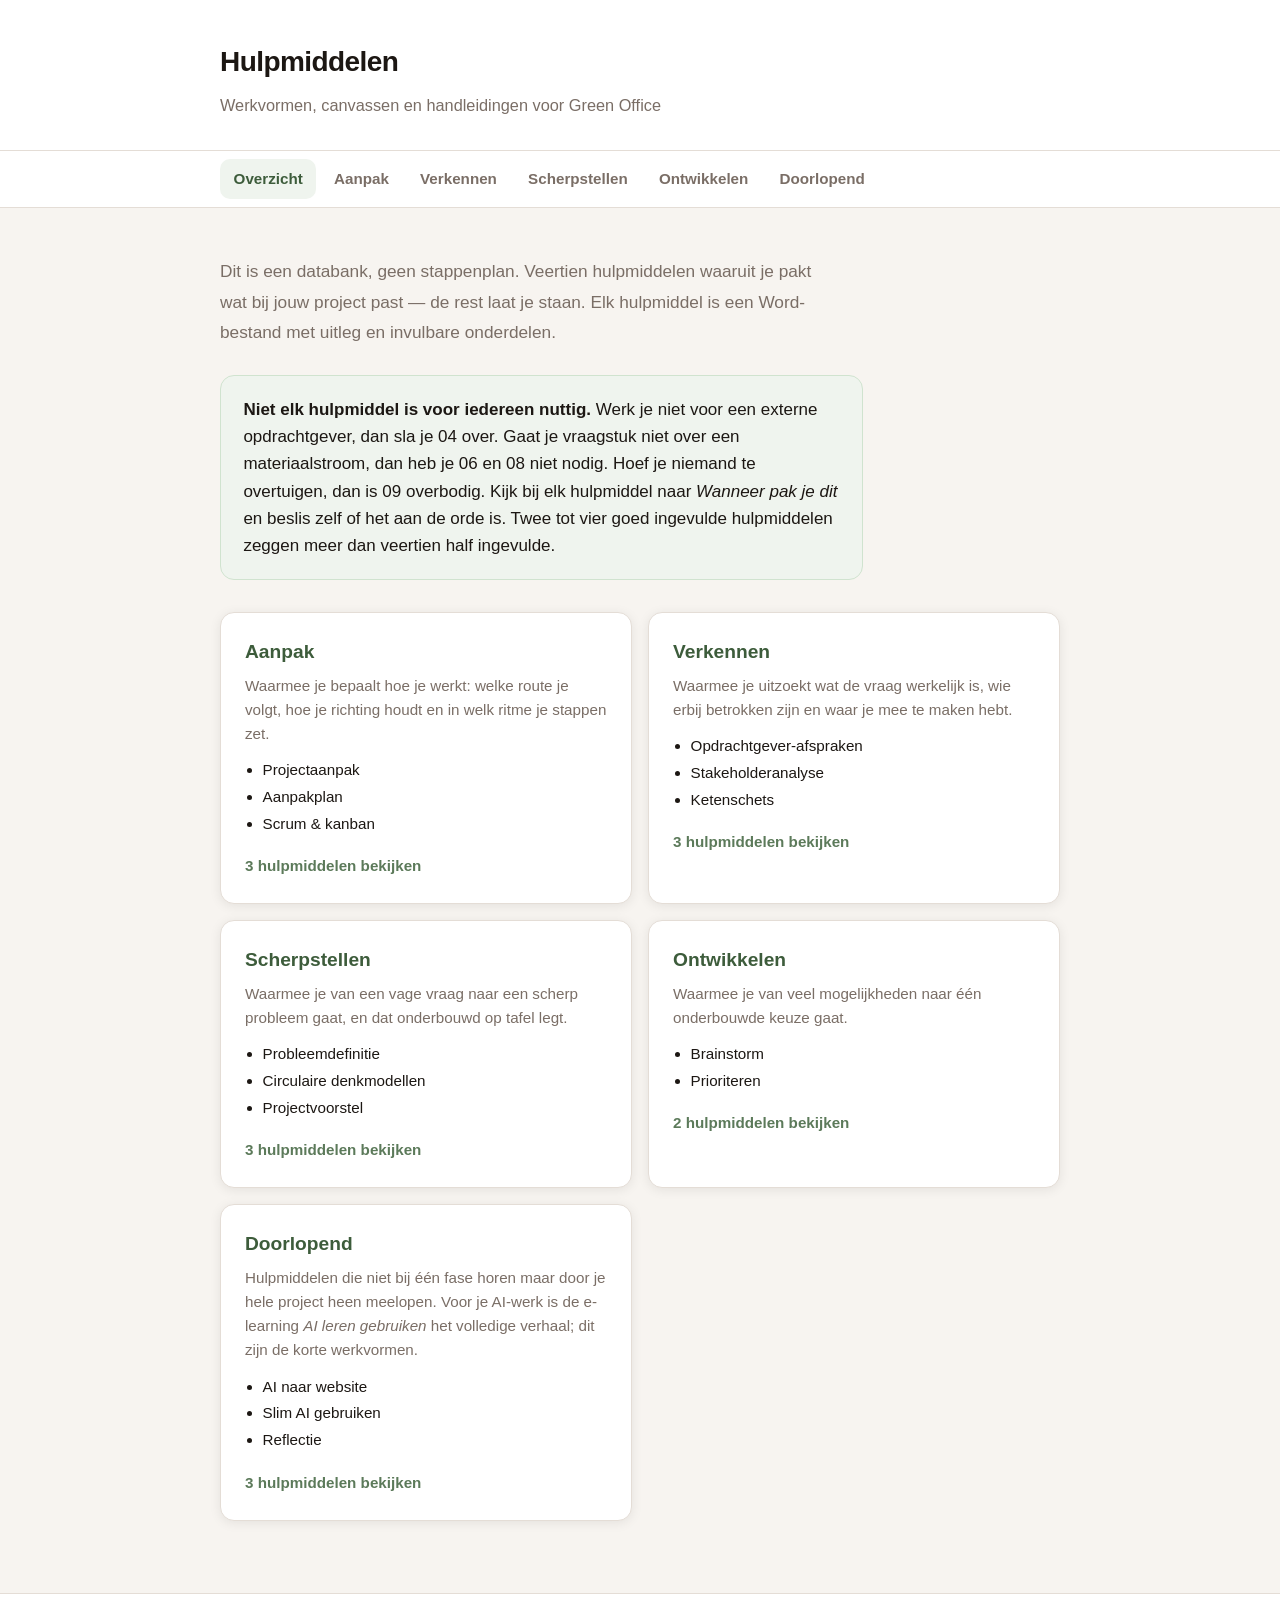
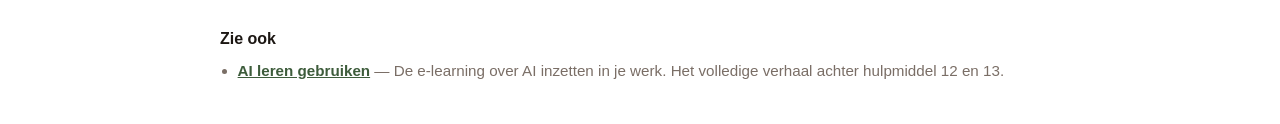
<file: docs/index.html>
<!DOCTYPE html>
<html lang="nl">
<head>
<meta charset="utf-8">
<meta name="viewport" content="width=device-width, initial-scale=1">
<title>Hulpmiddelen</title>
<link rel="stylesheet" href="stijl.css">
</head>
<body>
<a class="overslaan" href="#inhoud">Ga direct naar de inhoud</a>
<header class="kop">
  <div class="omhulsel">
    <h1 class="kop__titel">Hulpmiddelen</h1>
    <p class="kop__ondertitel">Werkvormen, canvassen en handleidingen voor Green Office</p>
  </div>
</header>
<nav class="nav" aria-label="Clusters">
  <div class="omhulsel nav__rij">
    <a class="nav__link nav__link--actief" href="index.html" aria-current="page">Overzicht</a>
    <a class="nav__link" href="aanpak.html">Aanpak</a><a class="nav__link" href="verkennen.html">Verkennen</a><a class="nav__link" href="scherpstellen.html">Scherpstellen</a><a class="nav__link" href="ontwikkelen.html">Ontwikkelen</a><a class="nav__link" href="doorlopend.html">Doorlopend</a>
  </div>
</nav>
<main class="omhulsel" id="inhoud">
<p class="inleiding">Dit is een databank, geen stappenplan. Veertien hulpmiddelen waaruit je pakt wat bij jouw project past — de rest laat je staan. Elk hulpmiddel is een Word-bestand met uitleg en invulbare onderdelen.</p>
<aside class="kader"><b>Niet elk hulpmiddel is voor iedereen nuttig.</b> Werk je niet voor een externe opdrachtgever, dan sla je 04 over. Gaat je vraagstuk niet over een materiaalstroom, dan heb je 06 en 08 niet nodig. Hoef je niemand te overtuigen, dan is 09 overbodig. Kijk bij elk hulpmiddel naar <i>Wanneer pak je dit</i> en beslis zelf of het aan de orde is. Twee tot vier goed ingevulde hulpmiddelen zeggen meer dan veertien half ingevulde.</aside>
<div class="raster"><a class="kaart cluster" href="aanpak.html">
  <h2 class="cluster__naam">Aanpak</h2>
  <p class="cluster__intro">Waarmee je bepaalt hoe je werkt: welke route je volgt, hoe je richting houdt en in welk ritme je stappen zet.</p>
  <ul class="cluster__lijst"><li>Projectaanpak</li><li>Aanpakplan</li><li>Scrum &amp; kanban</li></ul>
  <span class="cluster__meer">3 hulpmiddelen bekijken</span>
</a>
<a class="kaart cluster" href="verkennen.html">
  <h2 class="cluster__naam">Verkennen</h2>
  <p class="cluster__intro">Waarmee je uitzoekt wat de vraag werkelijk is, wie erbij betrokken zijn en waar je mee te maken hebt.</p>
  <ul class="cluster__lijst"><li>Opdrachtgever-afspraken</li><li>Stakeholderanalyse</li><li>Ketenschets</li></ul>
  <span class="cluster__meer">3 hulpmiddelen bekijken</span>
</a>
<a class="kaart cluster" href="scherpstellen.html">
  <h2 class="cluster__naam">Scherpstellen</h2>
  <p class="cluster__intro">Waarmee je van een vage vraag naar een scherp probleem gaat, en dat onderbouwd op tafel legt.</p>
  <ul class="cluster__lijst"><li>Probleemdefinitie</li><li>Circulaire denkmodellen</li><li>Projectvoorstel</li></ul>
  <span class="cluster__meer">3 hulpmiddelen bekijken</span>
</a>
<a class="kaart cluster" href="ontwikkelen.html">
  <h2 class="cluster__naam">Ontwikkelen</h2>
  <p class="cluster__intro">Waarmee je van veel mogelijkheden naar één onderbouwde keuze gaat.</p>
  <ul class="cluster__lijst"><li>Brainstorm</li><li>Prioriteren</li></ul>
  <span class="cluster__meer">2 hulpmiddelen bekijken</span>
</a>
<a class="kaart cluster" href="doorlopend.html">
  <h2 class="cluster__naam">Doorlopend</h2>
  <p class="cluster__intro">Hulpmiddelen die niet bij één fase horen maar door je hele project heen meelopen. Voor je AI-werk is de e-learning <i>AI leren gebruiken</i> het volledige verhaal; dit zijn de korte werkvormen.</p>
  <ul class="cluster__lijst"><li>AI naar website</li><li>Slim AI gebruiken</li><li>Reflectie</li></ul>
  <span class="cluster__meer">3 hulpmiddelen bekijken</span>
</a>
</div>
</main>
<footer class="voet">
  <div class="omhulsel"><h2 class="voet__kop">Zie ook</h2><ul class="voet__lijst"><li><a href="https://fabianb88.github.io/ai-gebruiken-elearning/">AI leren gebruiken</a> — De e-learning over AI inzetten in je werk. Het volledige verhaal achter hulpmiddel 12 en 13.</li></ul></div>
</footer>
</body>
</html>
</file>
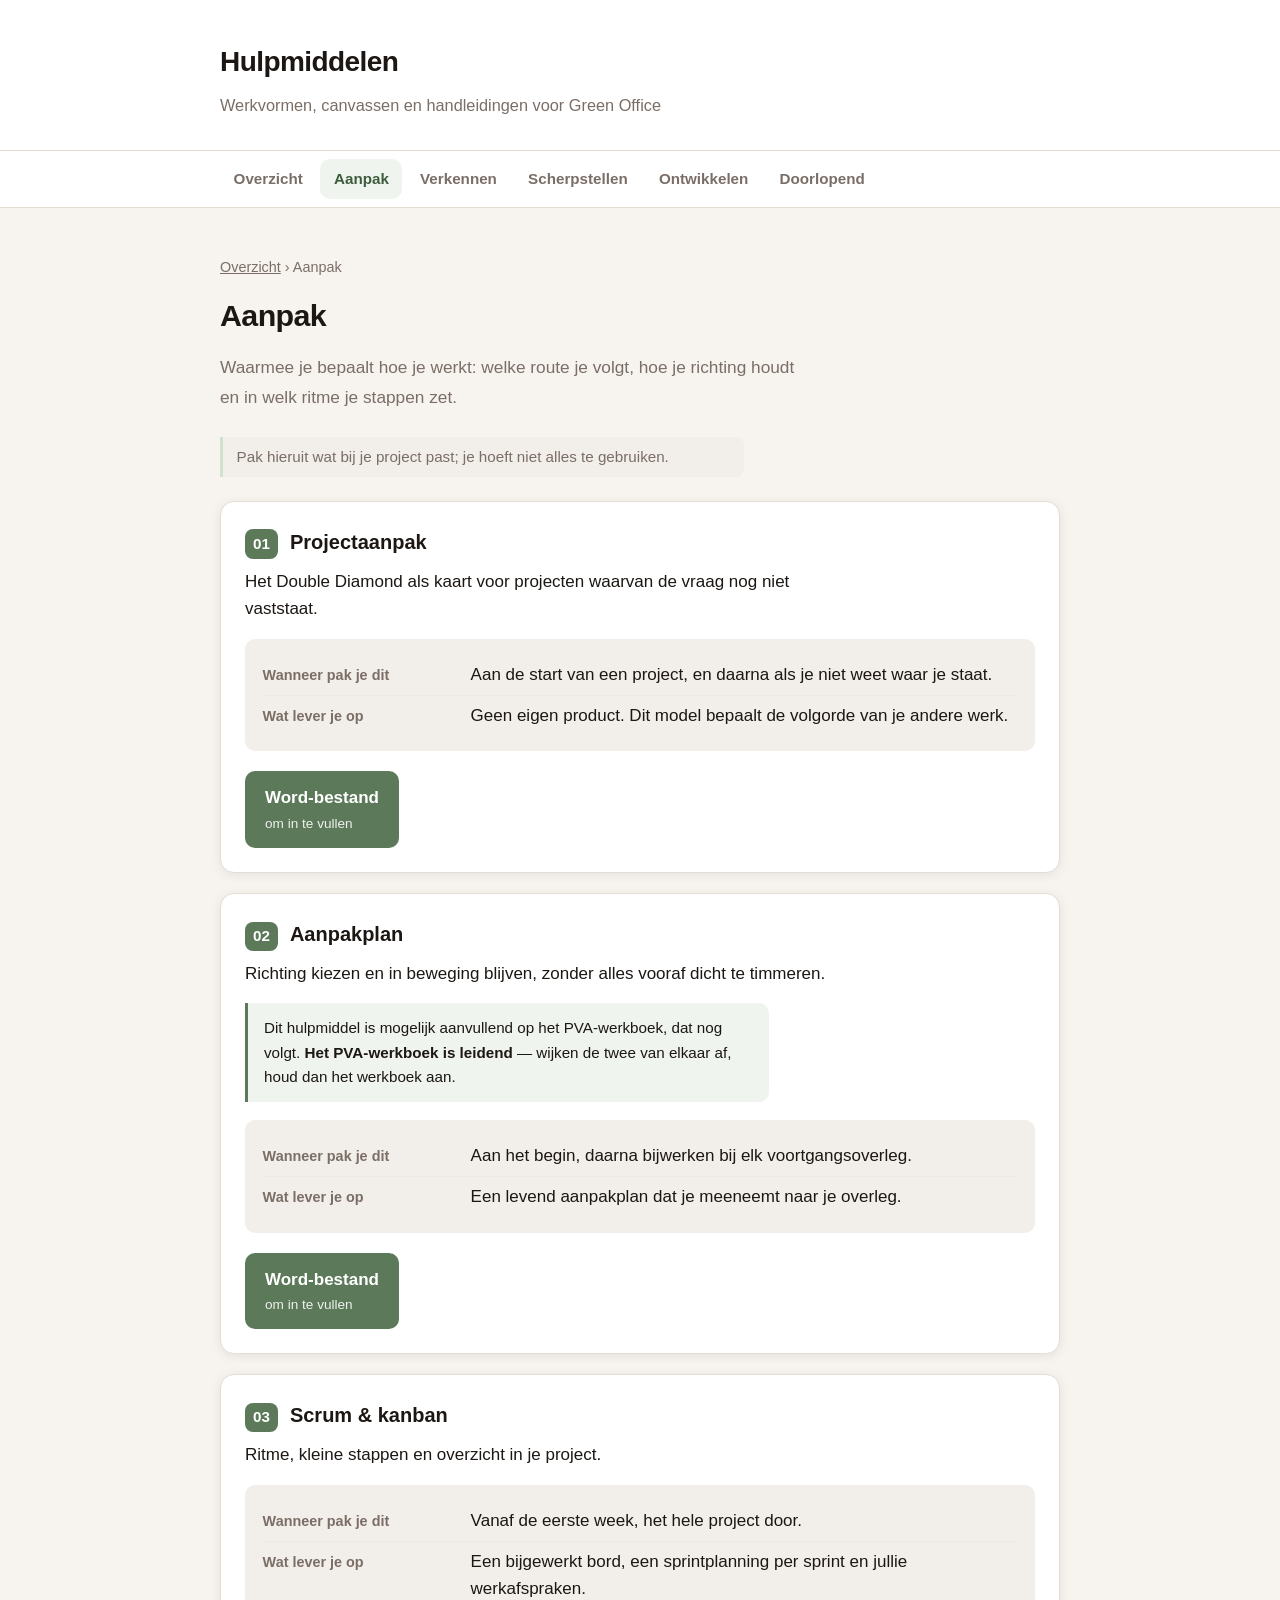
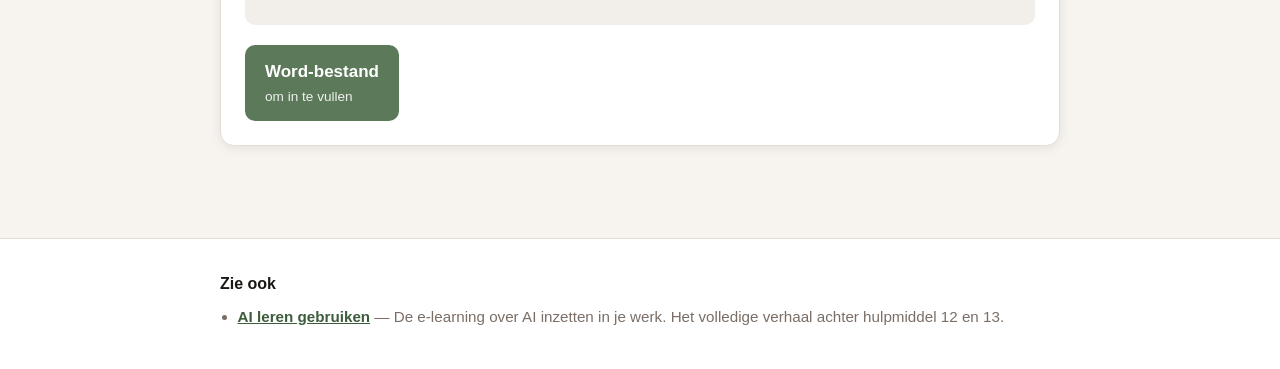
<file: docs/aanpak-kiezen.html>
<!DOCTYPE html>
<html lang="nl">
<head>
<meta charset="utf-8">
<meta http-equiv="refresh" content="0; url=aanpak.html">
<link rel="canonical" href="aanpak.html">
<title>Verplaatst — Hulpmiddelen</title>
</head>
<body>
<p>Deze pagina is verplaatst. <a href="aanpak.html">Ga verder naar de nieuwe pagina</a>.</p>
</body>
</html>
</file>
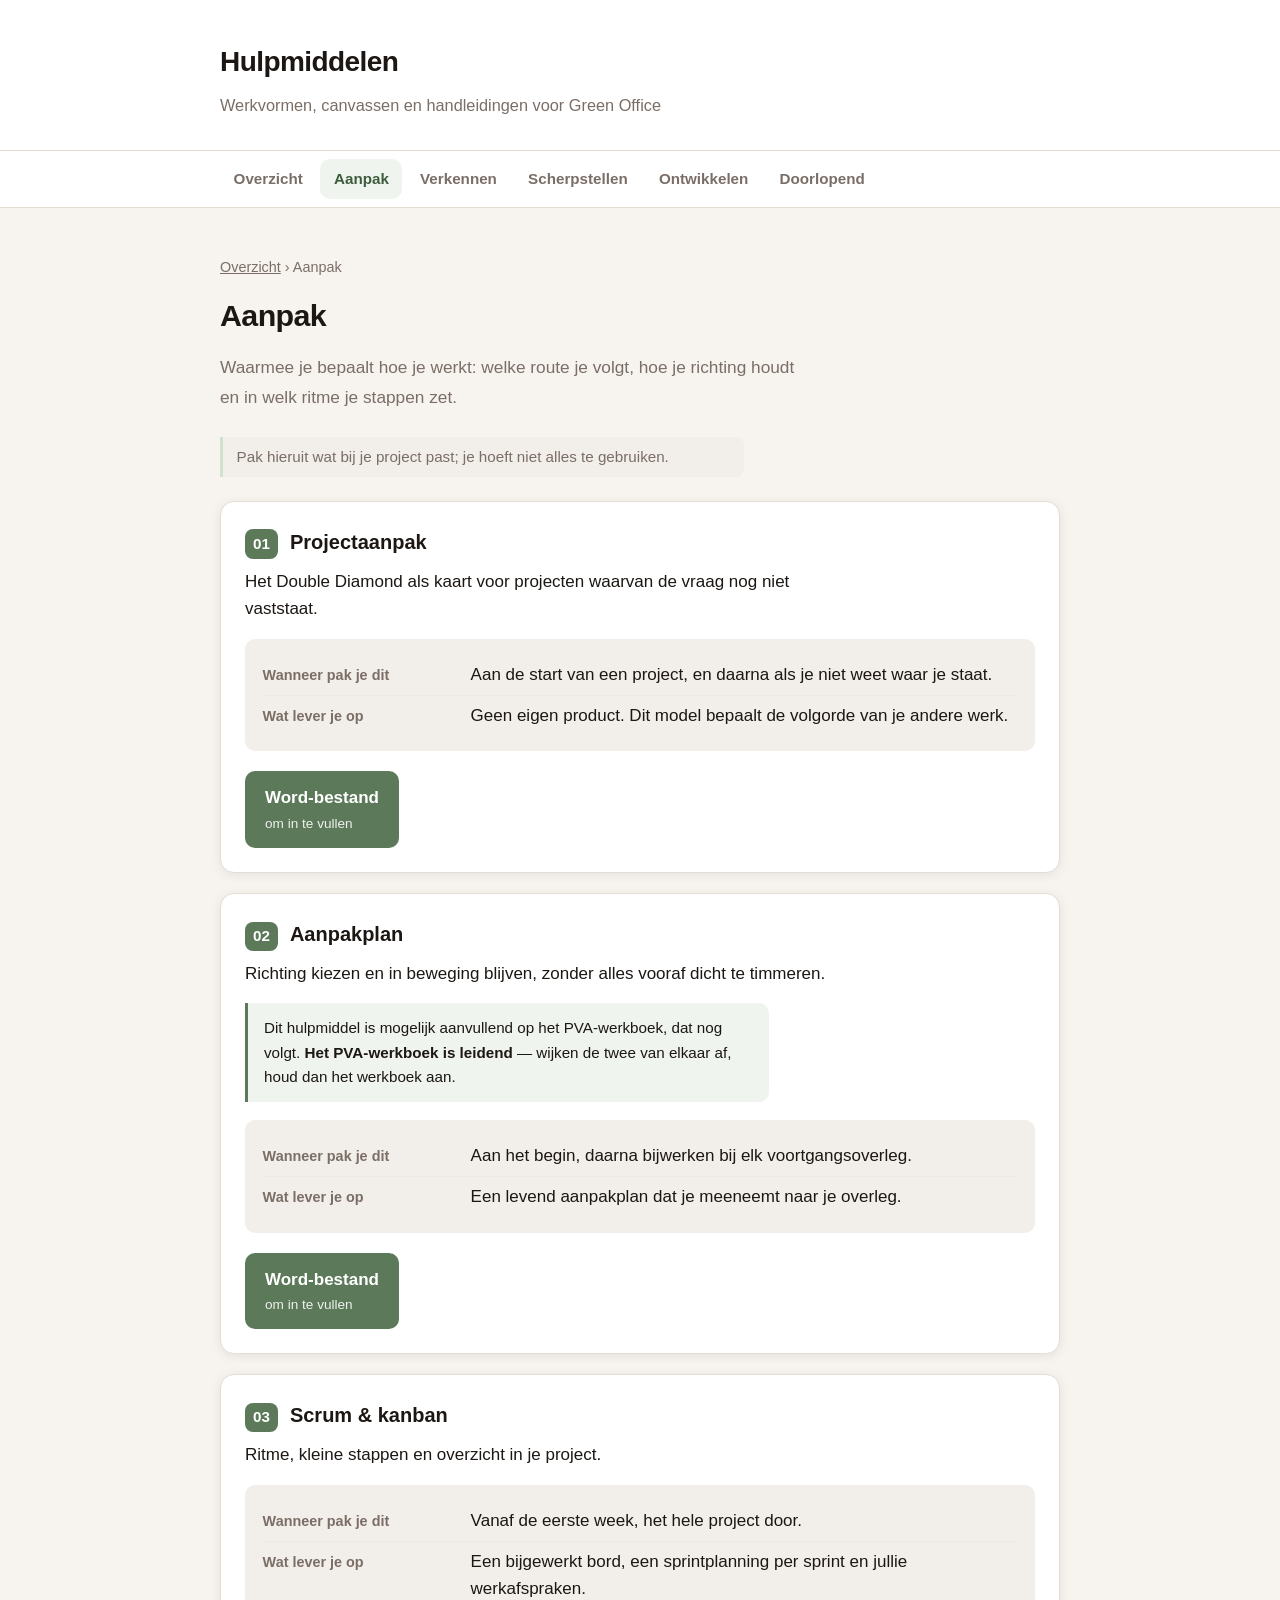
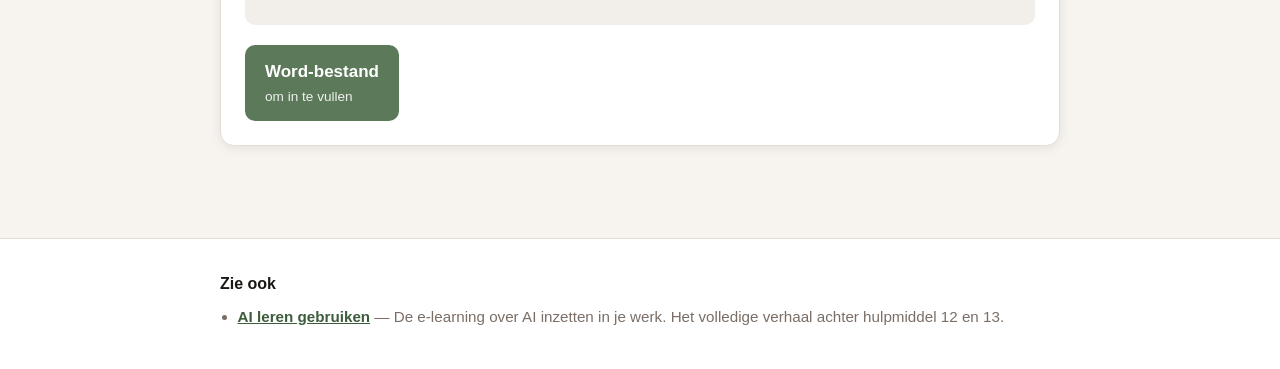
<file: docs/aanpak.html>
<!DOCTYPE html>
<html lang="nl">
<head>
<meta charset="utf-8">
<meta name="viewport" content="width=device-width, initial-scale=1">
<title>Aanpak — Hulpmiddelen</title>
<link rel="stylesheet" href="stijl.css">
</head>
<body>
<a class="overslaan" href="#inhoud">Ga direct naar de inhoud</a>
<header class="kop">
  <div class="omhulsel">
    <a class="kop__titel" href="index.html">Hulpmiddelen</a>
    <p class="kop__ondertitel">Werkvormen, canvassen en handleidingen voor Green Office</p>
  </div>
</header>
<nav class="nav" aria-label="Clusters">
  <div class="omhulsel nav__rij">
    <a class="nav__link" href="index.html">Overzicht</a>
    <a class="nav__link nav__link--actief" href="aanpak.html" aria-current="page">Aanpak</a><a class="nav__link" href="verkennen.html">Verkennen</a><a class="nav__link" href="scherpstellen.html">Scherpstellen</a><a class="nav__link" href="ontwikkelen.html">Ontwikkelen</a><a class="nav__link" href="doorlopend.html">Doorlopend</a>
  </div>
</nav>
<main class="omhulsel" id="inhoud">
<p class="kruimel"><a href="index.html">Overzicht</a> <span aria-hidden="true">›</span> Aanpak</p>
<h1 class="titel">Aanpak</h1>
<p class="inleiding">Waarmee je bepaalt hoe je werkt: welke route je volgt, hoe je richting houdt en in welk ritme je stappen zet.</p>
<p class="hint">Pak hieruit wat bij je project past; je hoeft niet alles te gebruiken.</p>
<article class="kaart hulpmiddel" id="projectaanpak">
  <div class="hulpmiddel__kop">
    <span class="nummer" aria-hidden="true">01</span>
    <h2 class="hulpmiddel__naam">Projectaanpak</h2>
  </div>
  <p class="hulpmiddel__typering">Het Double Diamond als kaart voor projecten waarvan de vraag nog niet vaststaat.</p>
    <dl class="velden"><div class="veld"><dt class="veld__label">Wanneer pak je dit</dt><dd class="veld__waarde">Aan de start van een project, en daarna als je niet weet waar je staat.</dd></div><div class="veld"><dt class="veld__label">Wat lever je op</dt><dd class="veld__waarde">Geen eigen product. Dit model bepaalt de volgorde van je andere werk.</dd></div></dl>
  <div class="knoppen"><a class="knop" href="bestanden/01_Projectaanpak.docx" download>Word-bestand <span class="knop__bij">om in te vullen</span></a></div>
</article>
<article class="kaart hulpmiddel" id="aanpakplan">
  <div class="hulpmiddel__kop">
    <span class="nummer" aria-hidden="true">02</span>
    <h2 class="hulpmiddel__naam">Aanpakplan</h2>
  </div>
  <p class="hulpmiddel__typering">Richting kiezen en in beweging blijven, zonder alles vooraf dicht te timmeren.</p>
  <p class="noot">Dit hulpmiddel is mogelijk aanvullend op het PVA-werkboek, dat nog volgt. <b>Het PVA-werkboek is leidend</b> — wijken de twee van elkaar af, houd dan het werkboek aan.</p>
    <dl class="velden"><div class="veld"><dt class="veld__label">Wanneer pak je dit</dt><dd class="veld__waarde">Aan het begin, daarna bijwerken bij elk voortgangsoverleg.</dd></div><div class="veld"><dt class="veld__label">Wat lever je op</dt><dd class="veld__waarde">Een levend aanpakplan dat je meeneemt naar je overleg.</dd></div></dl>
  <div class="knoppen"><a class="knop" href="bestanden/02_Aanpakplan.docx" download>Word-bestand <span class="knop__bij">om in te vullen</span></a></div>
</article>
<article class="kaart hulpmiddel" id="scrum-en-kanban">
  <div class="hulpmiddel__kop">
    <span class="nummer" aria-hidden="true">03</span>
    <h2 class="hulpmiddel__naam">Scrum &amp; kanban</h2>
  </div>
  <p class="hulpmiddel__typering">Ritme, kleine stappen en overzicht in je project.</p>
    <dl class="velden"><div class="veld"><dt class="veld__label">Wanneer pak je dit</dt><dd class="veld__waarde">Vanaf de eerste week, het hele project door.</dd></div><div class="veld"><dt class="veld__label">Wat lever je op</dt><dd class="veld__waarde">Een bijgewerkt bord, een sprintplanning per sprint en jullie werkafspraken.</dd></div></dl>
  <div class="knoppen"><a class="knop" href="bestanden/03_Scrum-en-kanban.docx" download>Word-bestand <span class="knop__bij">om in te vullen</span></a></div>
</article>
</main>
<footer class="voet">
  <div class="omhulsel"><h2 class="voet__kop">Zie ook</h2><ul class="voet__lijst"><li><a href="https://fabianb88.github.io/ai-gebruiken-elearning/">AI leren gebruiken</a> — De e-learning over AI inzetten in je werk. Het volledige verhaal achter hulpmiddel 12 en 13.</li></ul></div>
</footer>
</body>
</html>
</file>
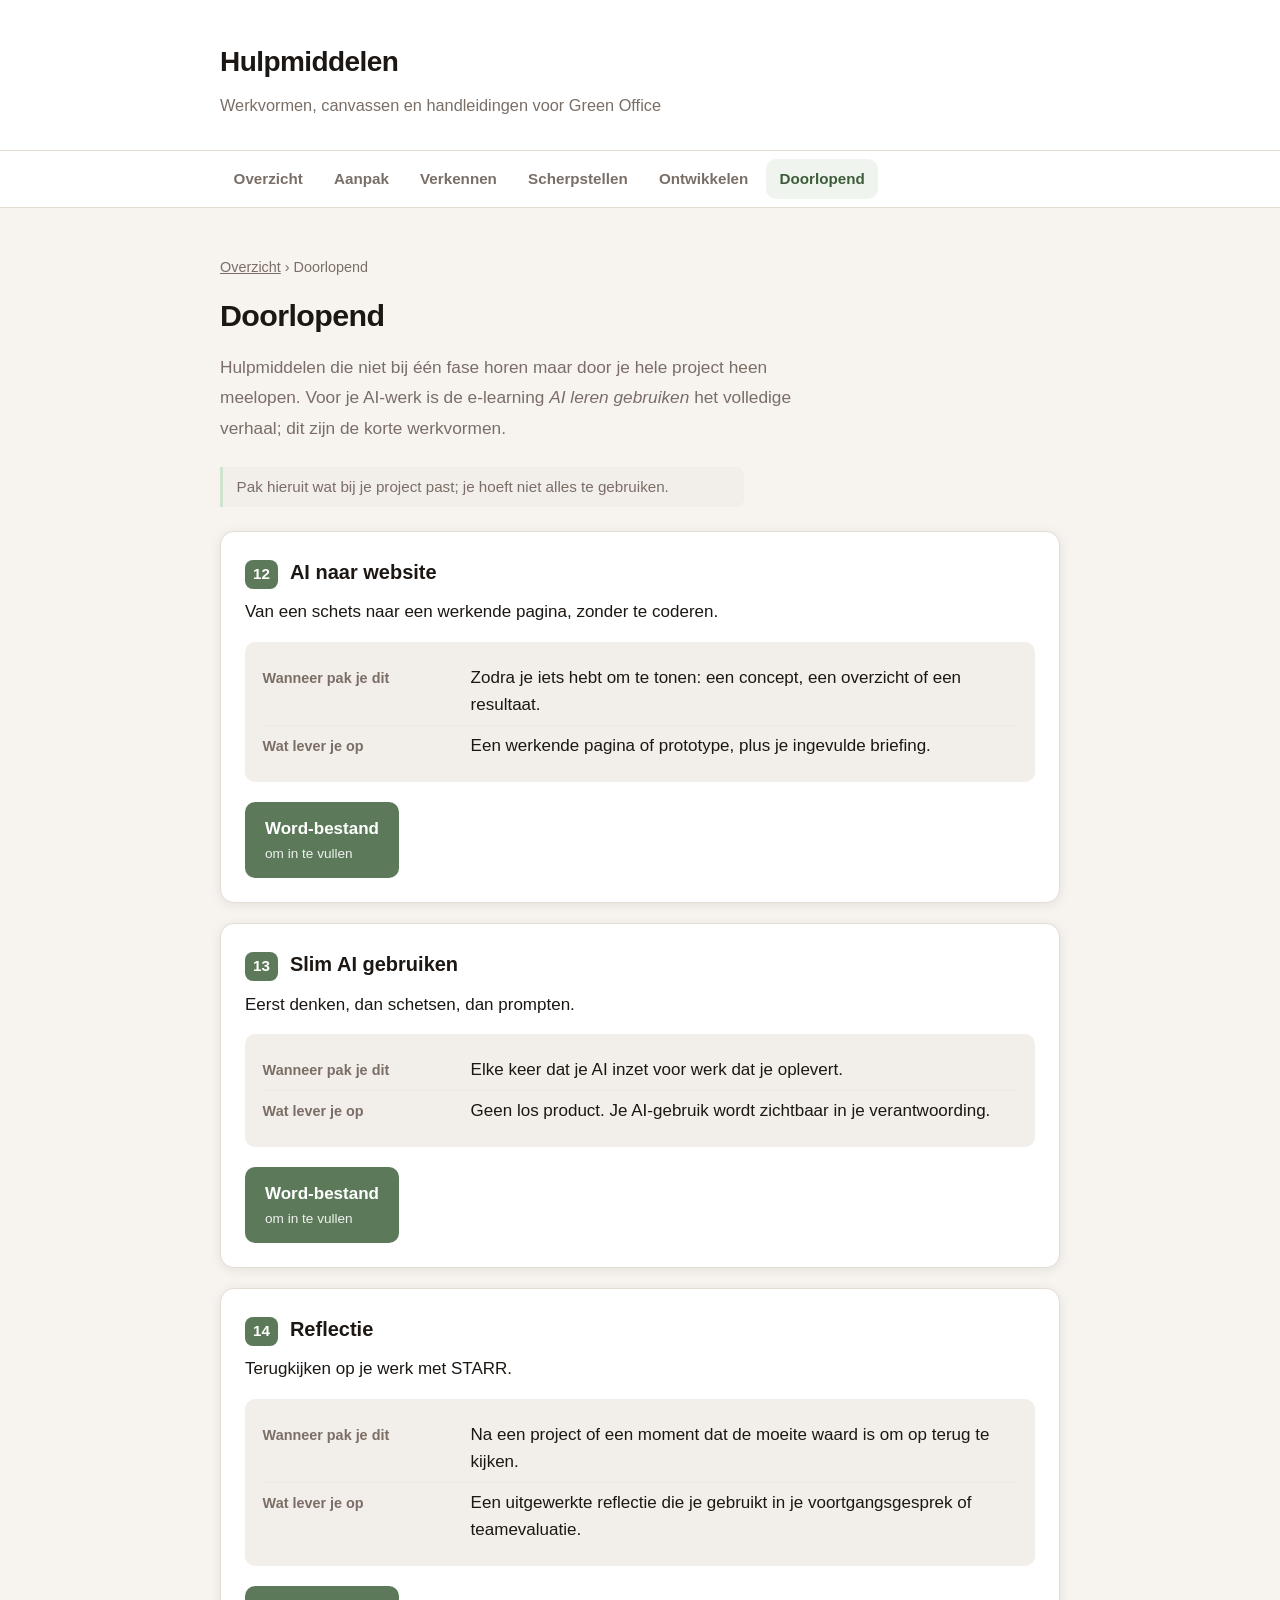
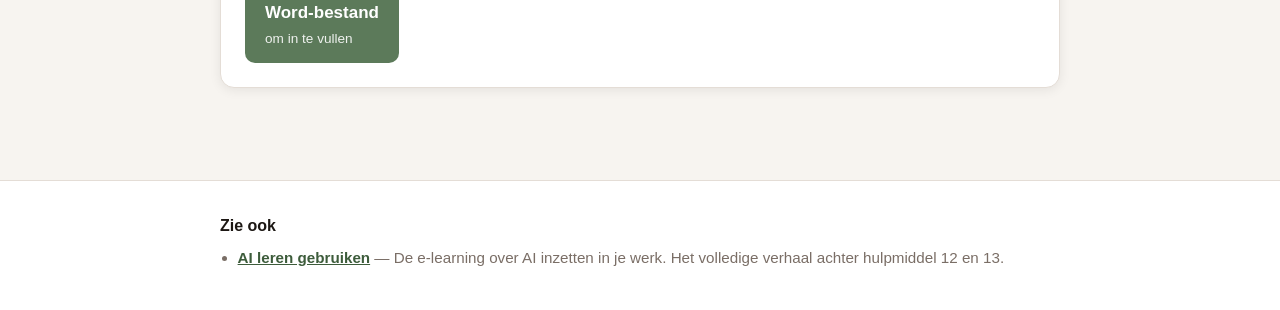
<file: docs/ai-inzetten.html>
<!DOCTYPE html>
<html lang="nl">
<head>
<meta charset="utf-8">
<meta http-equiv="refresh" content="0; url=doorlopend.html">
<link rel="canonical" href="doorlopend.html">
<title>Verplaatst — Hulpmiddelen</title>
</head>
<body>
<p>Deze pagina is verplaatst. <a href="doorlopend.html">Ga verder naar de nieuwe pagina</a>.</p>
</body>
</html>
</file>
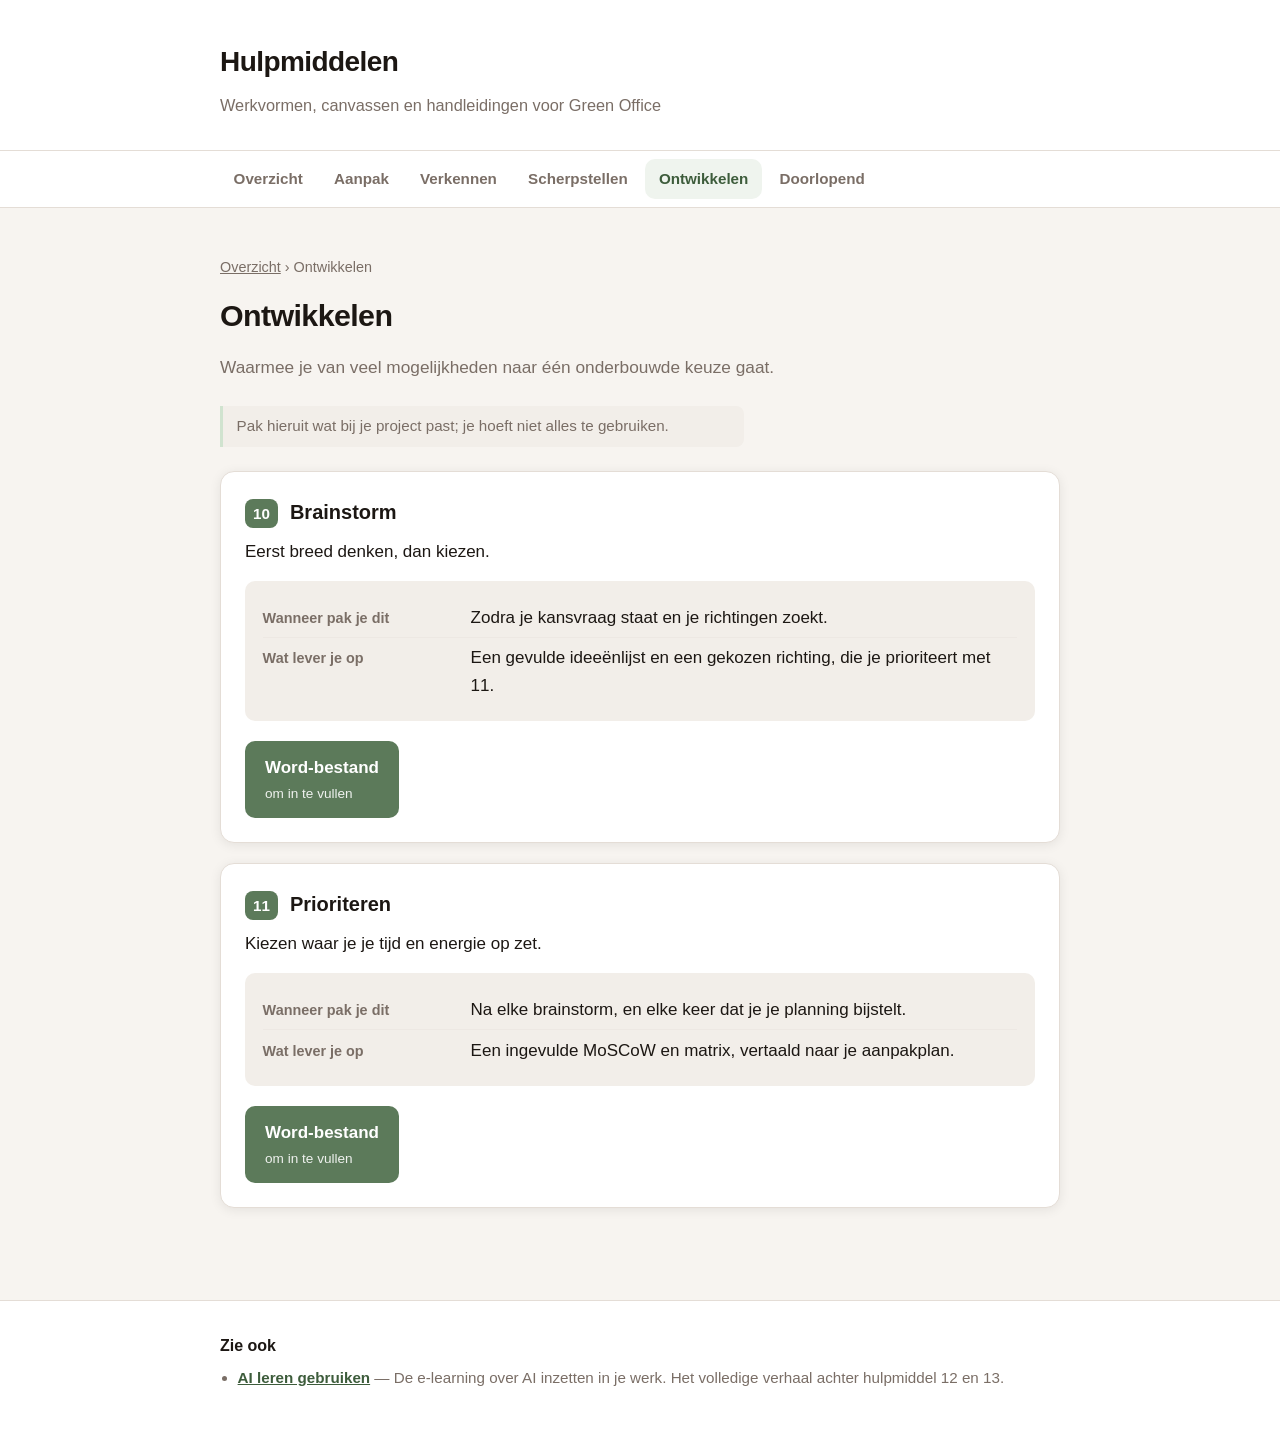
<file: docs/bedenken-en-kiezen.html>
<!DOCTYPE html>
<html lang="nl">
<head>
<meta charset="utf-8">
<meta http-equiv="refresh" content="0; url=ontwikkelen.html">
<link rel="canonical" href="ontwikkelen.html">
<title>Verplaatst — Hulpmiddelen</title>
</head>
<body>
<p>Deze pagina is verplaatst. <a href="ontwikkelen.html">Ga verder naar de nieuwe pagina</a>.</p>
</body>
</html>
</file>
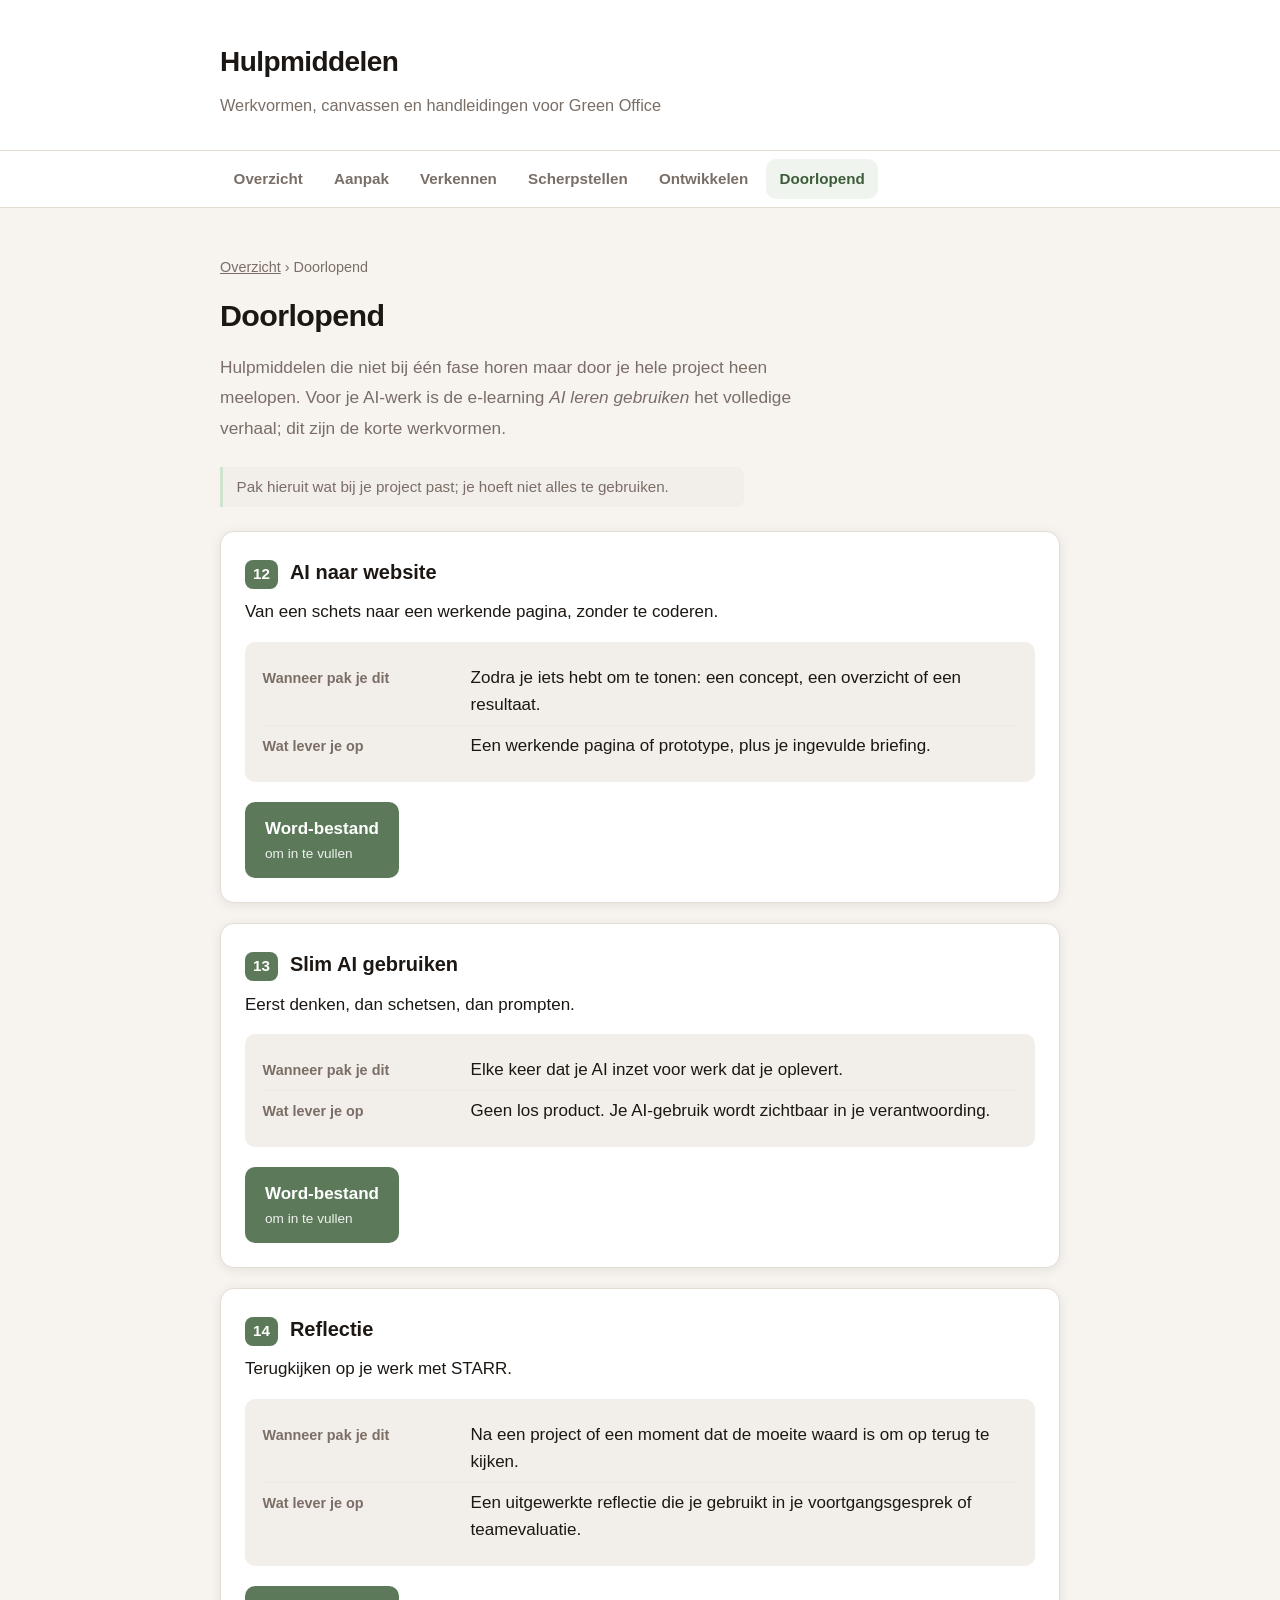
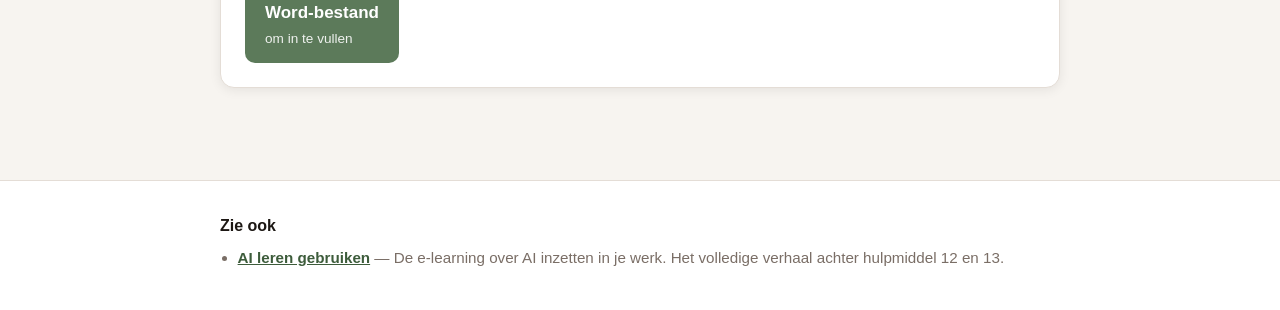
<file: docs/doorlopend.html>
<!DOCTYPE html>
<html lang="nl">
<head>
<meta charset="utf-8">
<meta name="viewport" content="width=device-width, initial-scale=1">
<title>Doorlopend — Hulpmiddelen</title>
<link rel="stylesheet" href="stijl.css">
</head>
<body>
<a class="overslaan" href="#inhoud">Ga direct naar de inhoud</a>
<header class="kop">
  <div class="omhulsel">
    <a class="kop__titel" href="index.html">Hulpmiddelen</a>
    <p class="kop__ondertitel">Werkvormen, canvassen en handleidingen voor Green Office</p>
  </div>
</header>
<nav class="nav" aria-label="Clusters">
  <div class="omhulsel nav__rij">
    <a class="nav__link" href="index.html">Overzicht</a>
    <a class="nav__link" href="aanpak.html">Aanpak</a><a class="nav__link" href="verkennen.html">Verkennen</a><a class="nav__link" href="scherpstellen.html">Scherpstellen</a><a class="nav__link" href="ontwikkelen.html">Ontwikkelen</a><a class="nav__link nav__link--actief" href="doorlopend.html" aria-current="page">Doorlopend</a>
  </div>
</nav>
<main class="omhulsel" id="inhoud">
<p class="kruimel"><a href="index.html">Overzicht</a> <span aria-hidden="true">›</span> Doorlopend</p>
<h1 class="titel">Doorlopend</h1>
<p class="inleiding">Hulpmiddelen die niet bij één fase horen maar door je hele project heen meelopen. Voor je AI-werk is de e-learning <i>AI leren gebruiken</i> het volledige verhaal; dit zijn de korte werkvormen.</p>
<p class="hint">Pak hieruit wat bij je project past; je hoeft niet alles te gebruiken.</p>
<article class="kaart hulpmiddel" id="ai-naar-website">
  <div class="hulpmiddel__kop">
    <span class="nummer" aria-hidden="true">12</span>
    <h2 class="hulpmiddel__naam">AI naar website</h2>
  </div>
  <p class="hulpmiddel__typering">Van een schets naar een werkende pagina, zonder te coderen.</p>
    <dl class="velden"><div class="veld"><dt class="veld__label">Wanneer pak je dit</dt><dd class="veld__waarde">Zodra je iets hebt om te tonen: een concept, een overzicht of een resultaat.</dd></div><div class="veld"><dt class="veld__label">Wat lever je op</dt><dd class="veld__waarde">Een werkende pagina of prototype, plus je ingevulde briefing.</dd></div></dl>
  <div class="knoppen"><a class="knop" href="bestanden/12_AI-naar-website.docx" download>Word-bestand <span class="knop__bij">om in te vullen</span></a></div>
</article>
<article class="kaart hulpmiddel" id="slim-ai-gebruiken">
  <div class="hulpmiddel__kop">
    <span class="nummer" aria-hidden="true">13</span>
    <h2 class="hulpmiddel__naam">Slim AI gebruiken</h2>
  </div>
  <p class="hulpmiddel__typering">Eerst denken, dan schetsen, dan prompten.</p>
    <dl class="velden"><div class="veld"><dt class="veld__label">Wanneer pak je dit</dt><dd class="veld__waarde">Elke keer dat je AI inzet voor werk dat je oplevert.</dd></div><div class="veld"><dt class="veld__label">Wat lever je op</dt><dd class="veld__waarde">Geen los product. Je AI-gebruik wordt zichtbaar in je verantwoording.</dd></div></dl>
  <div class="knoppen"><a class="knop" href="bestanden/13_Slim-AI-gebruiken.docx" download>Word-bestand <span class="knop__bij">om in te vullen</span></a></div>
</article>
<article class="kaart hulpmiddel" id="reflectie">
  <div class="hulpmiddel__kop">
    <span class="nummer" aria-hidden="true">14</span>
    <h2 class="hulpmiddel__naam">Reflectie</h2>
  </div>
  <p class="hulpmiddel__typering">Terugkijken op je werk met STARR.</p>
    <dl class="velden"><div class="veld"><dt class="veld__label">Wanneer pak je dit</dt><dd class="veld__waarde">Na een project of een moment dat de moeite waard is om op terug te kijken.</dd></div><div class="veld"><dt class="veld__label">Wat lever je op</dt><dd class="veld__waarde">Een uitgewerkte reflectie die je gebruikt in je voortgangsgesprek of teamevaluatie.</dd></div></dl>
  <div class="knoppen"><a class="knop" href="bestanden/14_Reflectie.docx" download>Word-bestand <span class="knop__bij">om in te vullen</span></a></div>
</article>
</main>
<footer class="voet">
  <div class="omhulsel"><h2 class="voet__kop">Zie ook</h2><ul class="voet__lijst"><li><a href="https://fabianb88.github.io/ai-gebruiken-elearning/">AI leren gebruiken</a> — De e-learning over AI inzetten in je werk. Het volledige verhaal achter hulpmiddel 12 en 13.</li></ul></div>
</footer>
</body>
</html>
</file>
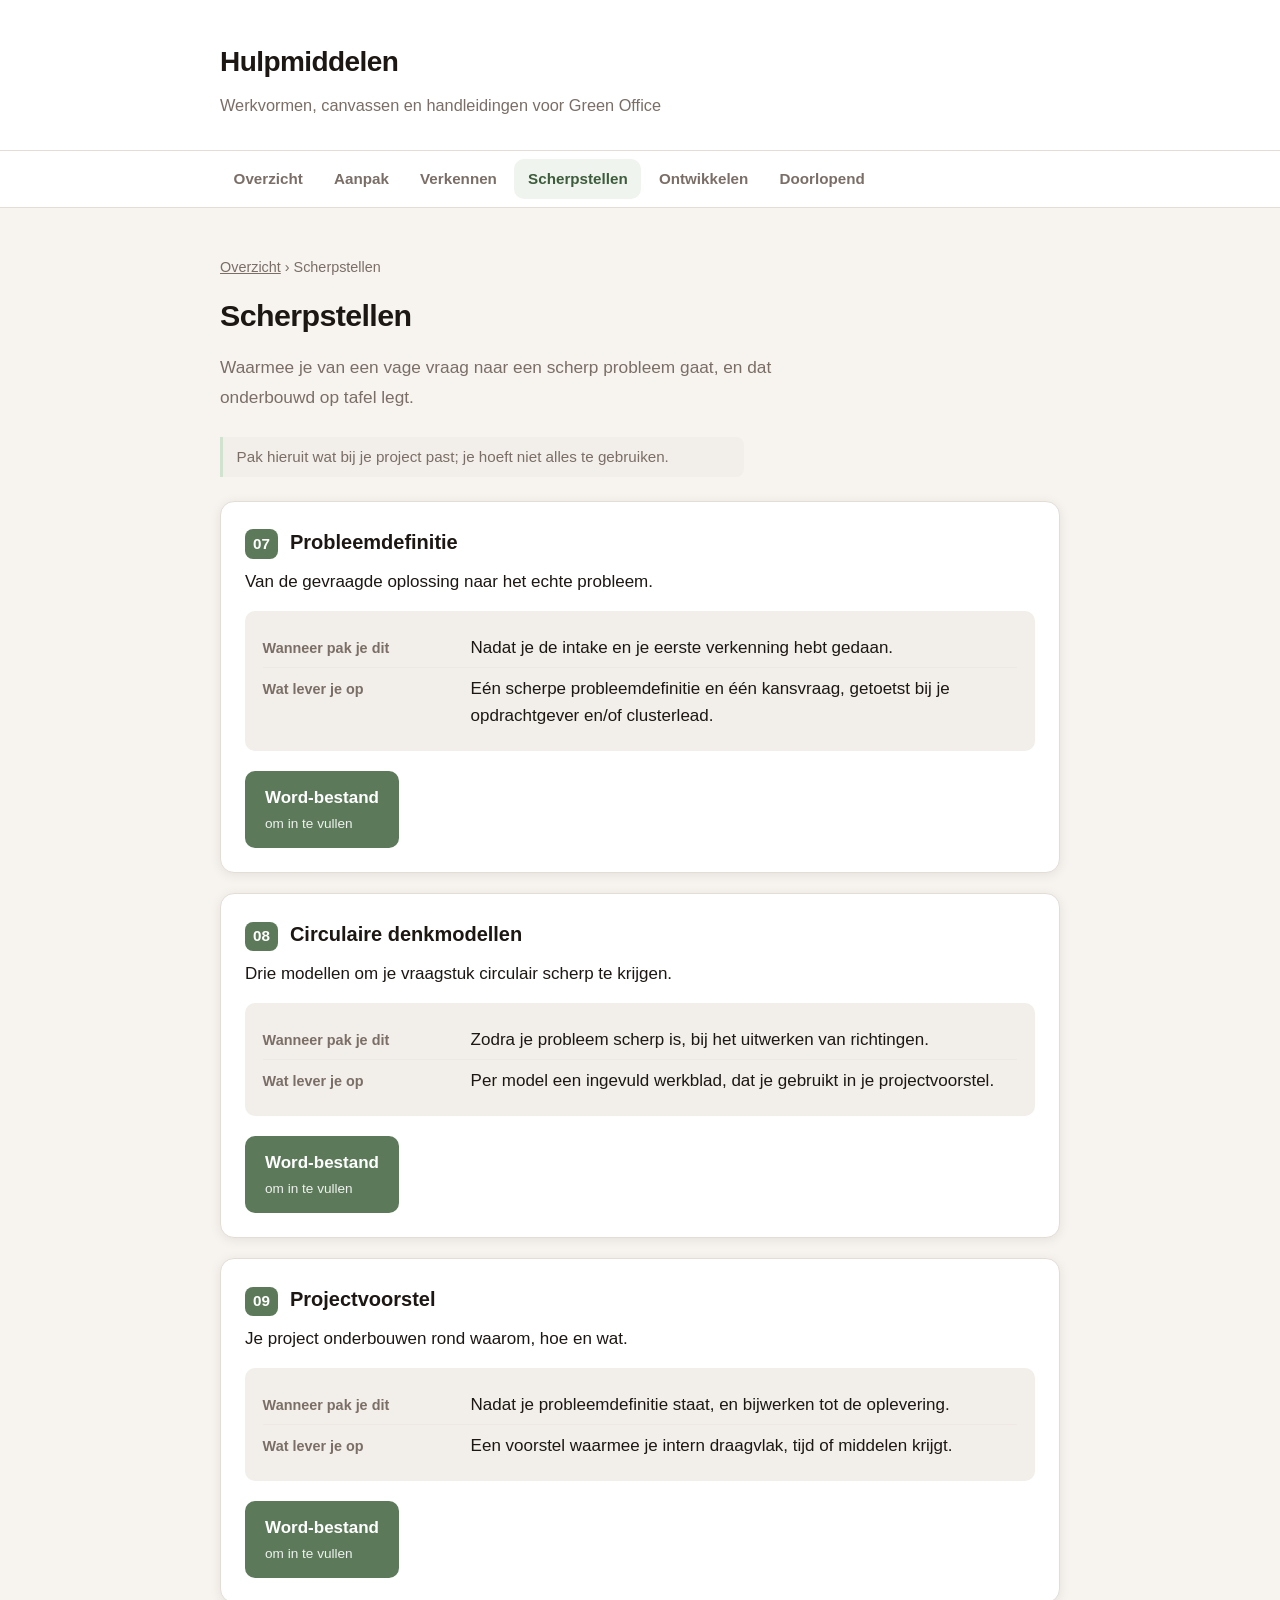
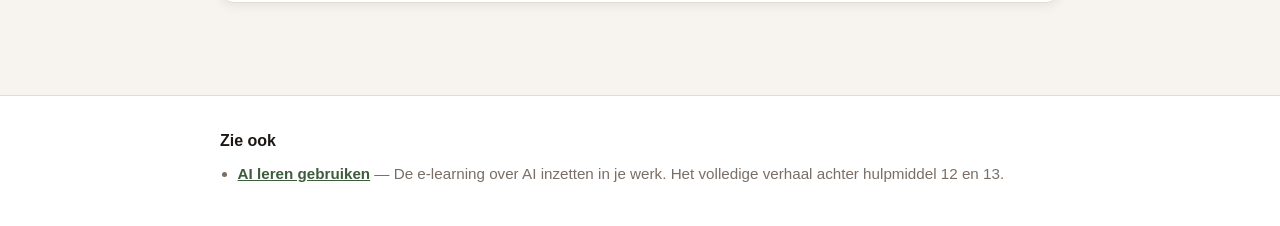
<file: docs/onderbouwen.html>
<!DOCTYPE html>
<html lang="nl">
<head>
<meta charset="utf-8">
<meta http-equiv="refresh" content="0; url=scherpstellen.html">
<link rel="canonical" href="scherpstellen.html">
<title>Verplaatst — Hulpmiddelen</title>
</head>
<body>
<p>Deze pagina is verplaatst. <a href="scherpstellen.html">Ga verder naar de nieuwe pagina</a>.</p>
</body>
</html>
</file>
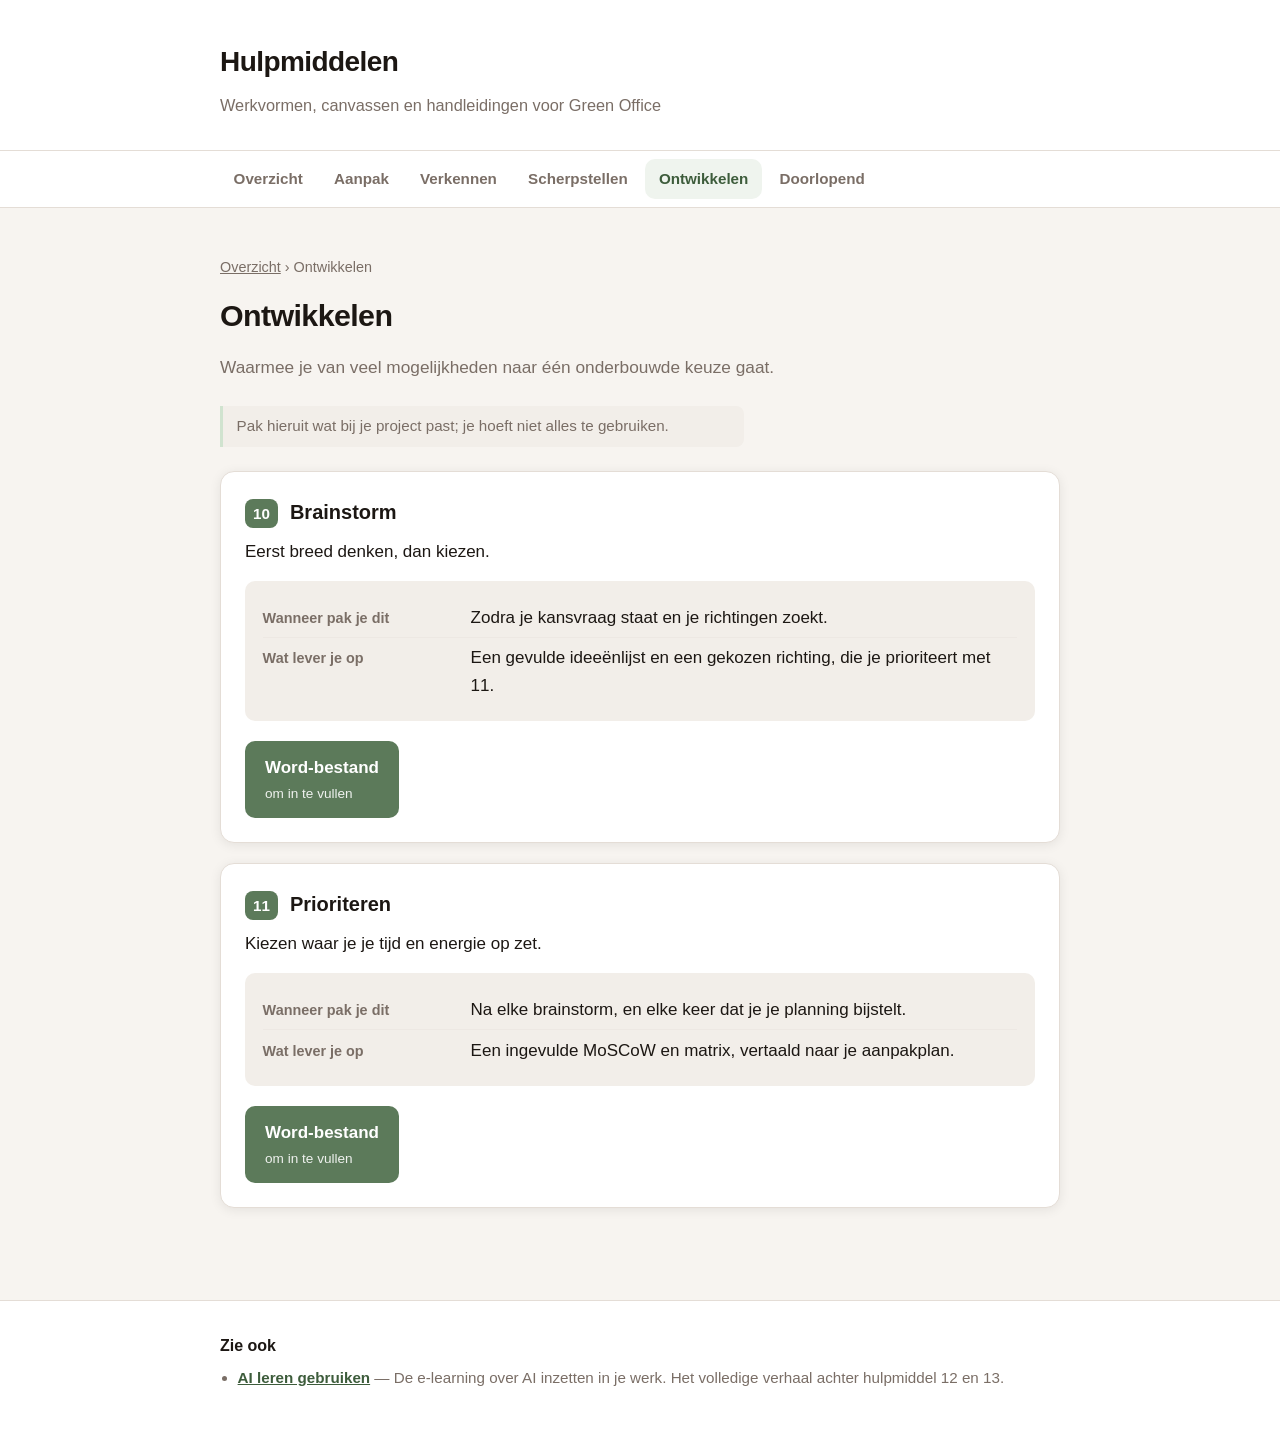
<file: docs/ontwikkelen.html>
<!DOCTYPE html>
<html lang="nl">
<head>
<meta charset="utf-8">
<meta name="viewport" content="width=device-width, initial-scale=1">
<title>Ontwikkelen — Hulpmiddelen</title>
<link rel="stylesheet" href="stijl.css">
</head>
<body>
<a class="overslaan" href="#inhoud">Ga direct naar de inhoud</a>
<header class="kop">
  <div class="omhulsel">
    <a class="kop__titel" href="index.html">Hulpmiddelen</a>
    <p class="kop__ondertitel">Werkvormen, canvassen en handleidingen voor Green Office</p>
  </div>
</header>
<nav class="nav" aria-label="Clusters">
  <div class="omhulsel nav__rij">
    <a class="nav__link" href="index.html">Overzicht</a>
    <a class="nav__link" href="aanpak.html">Aanpak</a><a class="nav__link" href="verkennen.html">Verkennen</a><a class="nav__link" href="scherpstellen.html">Scherpstellen</a><a class="nav__link nav__link--actief" href="ontwikkelen.html" aria-current="page">Ontwikkelen</a><a class="nav__link" href="doorlopend.html">Doorlopend</a>
  </div>
</nav>
<main class="omhulsel" id="inhoud">
<p class="kruimel"><a href="index.html">Overzicht</a> <span aria-hidden="true">›</span> Ontwikkelen</p>
<h1 class="titel">Ontwikkelen</h1>
<p class="inleiding">Waarmee je van veel mogelijkheden naar één onderbouwde keuze gaat.</p>
<p class="hint">Pak hieruit wat bij je project past; je hoeft niet alles te gebruiken.</p>
<article class="kaart hulpmiddel" id="brainstorm">
  <div class="hulpmiddel__kop">
    <span class="nummer" aria-hidden="true">10</span>
    <h2 class="hulpmiddel__naam">Brainstorm</h2>
  </div>
  <p class="hulpmiddel__typering">Eerst breed denken, dan kiezen.</p>
    <dl class="velden"><div class="veld"><dt class="veld__label">Wanneer pak je dit</dt><dd class="veld__waarde">Zodra je kansvraag staat en je richtingen zoekt.</dd></div><div class="veld"><dt class="veld__label">Wat lever je op</dt><dd class="veld__waarde">Een gevulde ideeënlijst en een gekozen richting, die je prioriteert met 11.</dd></div></dl>
  <div class="knoppen"><a class="knop" href="bestanden/10_Brainstorm.docx" download>Word-bestand <span class="knop__bij">om in te vullen</span></a></div>
</article>
<article class="kaart hulpmiddel" id="prioriteren">
  <div class="hulpmiddel__kop">
    <span class="nummer" aria-hidden="true">11</span>
    <h2 class="hulpmiddel__naam">Prioriteren</h2>
  </div>
  <p class="hulpmiddel__typering">Kiezen waar je je tijd en energie op zet.</p>
    <dl class="velden"><div class="veld"><dt class="veld__label">Wanneer pak je dit</dt><dd class="veld__waarde">Na elke brainstorm, en elke keer dat je je planning bijstelt.</dd></div><div class="veld"><dt class="veld__label">Wat lever je op</dt><dd class="veld__waarde">Een ingevulde MoSCoW en matrix, vertaald naar je aanpakplan.</dd></div></dl>
  <div class="knoppen"><a class="knop" href="bestanden/11_Prioriteren.docx" download>Word-bestand <span class="knop__bij">om in te vullen</span></a></div>
</article>
</main>
<footer class="voet">
  <div class="omhulsel"><h2 class="voet__kop">Zie ook</h2><ul class="voet__lijst"><li><a href="https://fabianb88.github.io/ai-gebruiken-elearning/">AI leren gebruiken</a> — De e-learning over AI inzetten in je werk. Het volledige verhaal achter hulpmiddel 12 en 13.</li></ul></div>
</footer>
</body>
</html>
</file>
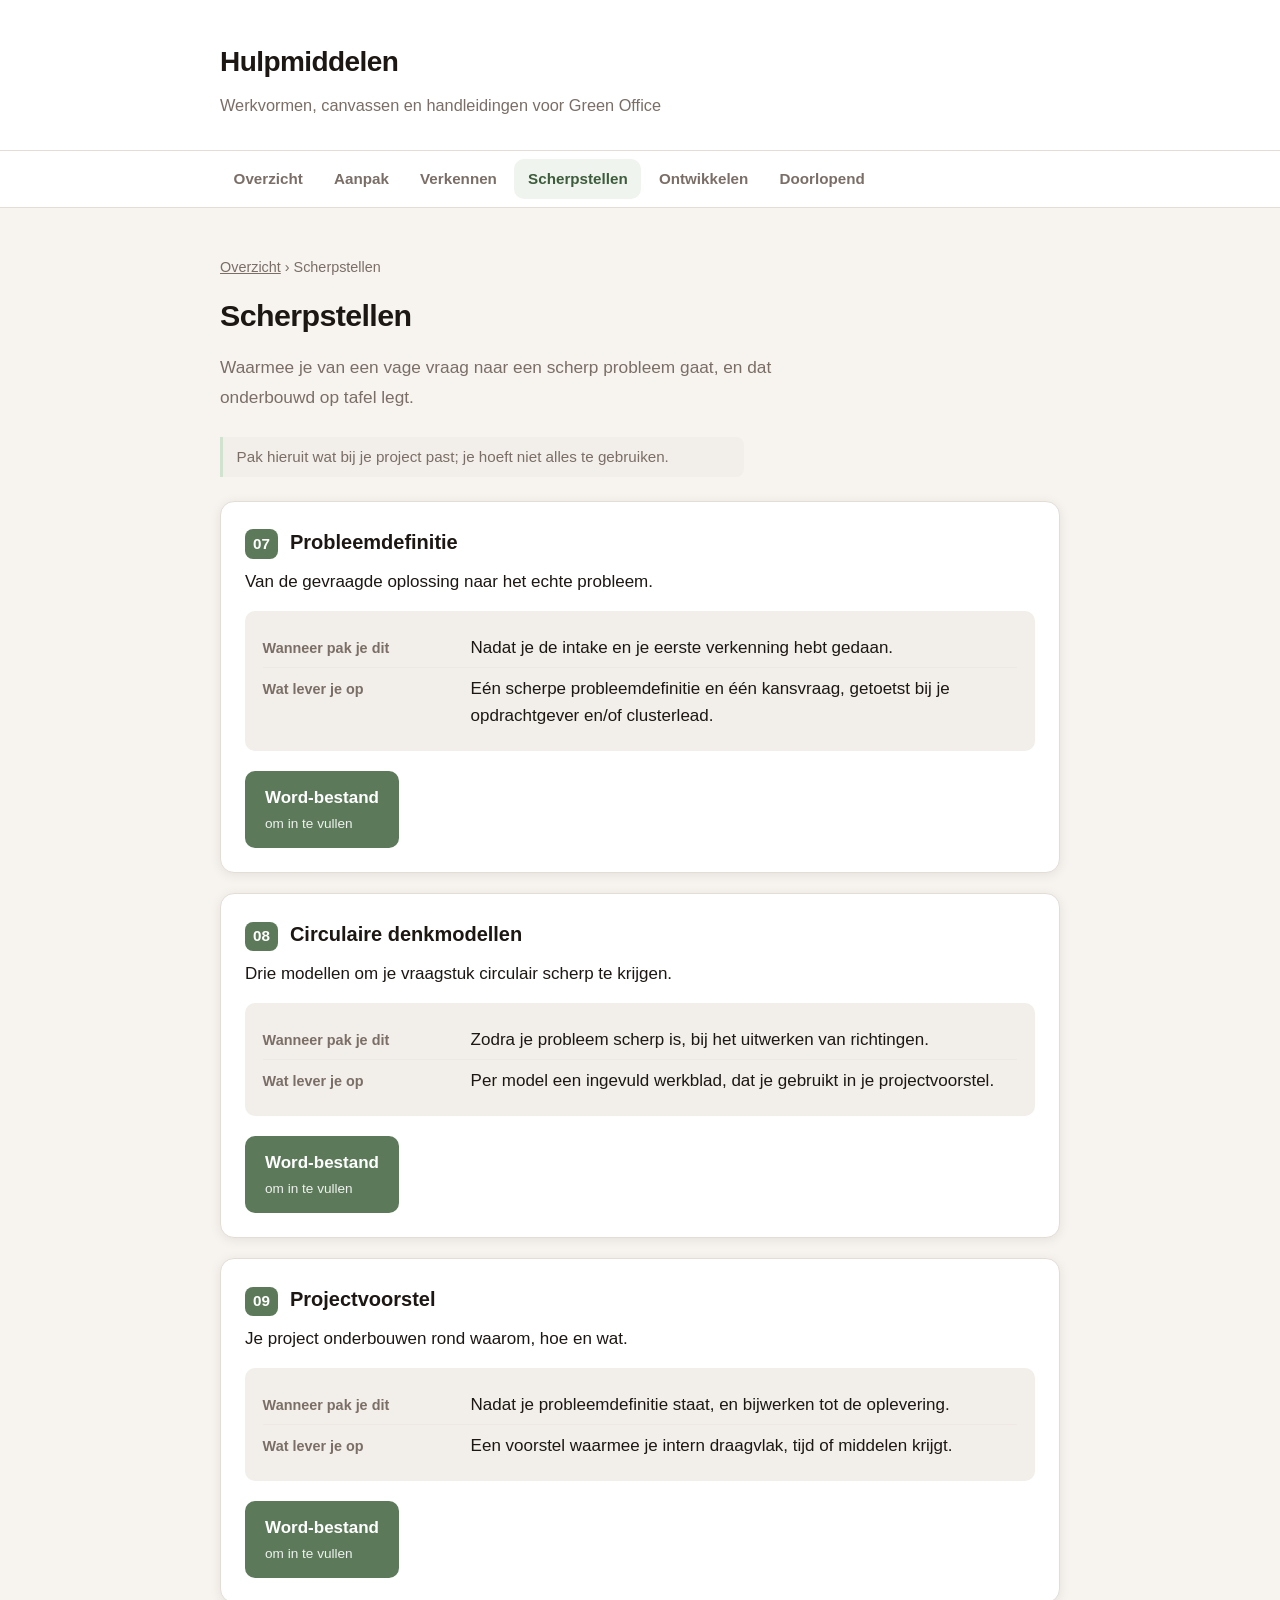
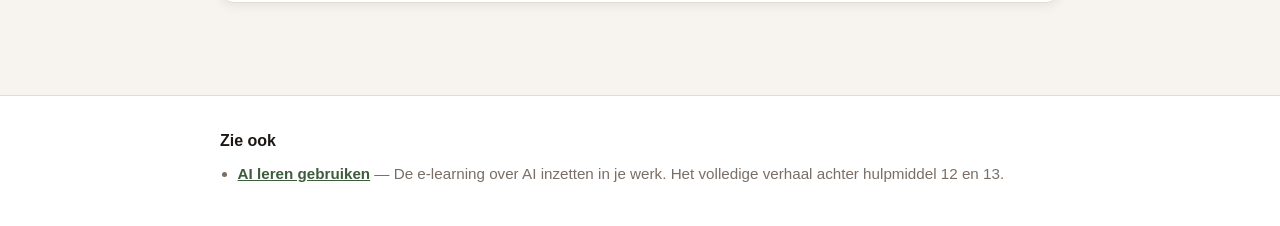
<file: docs/scherpstellen.html>
<!DOCTYPE html>
<html lang="nl">
<head>
<meta charset="utf-8">
<meta name="viewport" content="width=device-width, initial-scale=1">
<title>Scherpstellen — Hulpmiddelen</title>
<link rel="stylesheet" href="stijl.css">
</head>
<body>
<a class="overslaan" href="#inhoud">Ga direct naar de inhoud</a>
<header class="kop">
  <div class="omhulsel">
    <a class="kop__titel" href="index.html">Hulpmiddelen</a>
    <p class="kop__ondertitel">Werkvormen, canvassen en handleidingen voor Green Office</p>
  </div>
</header>
<nav class="nav" aria-label="Clusters">
  <div class="omhulsel nav__rij">
    <a class="nav__link" href="index.html">Overzicht</a>
    <a class="nav__link" href="aanpak.html">Aanpak</a><a class="nav__link" href="verkennen.html">Verkennen</a><a class="nav__link nav__link--actief" href="scherpstellen.html" aria-current="page">Scherpstellen</a><a class="nav__link" href="ontwikkelen.html">Ontwikkelen</a><a class="nav__link" href="doorlopend.html">Doorlopend</a>
  </div>
</nav>
<main class="omhulsel" id="inhoud">
<p class="kruimel"><a href="index.html">Overzicht</a> <span aria-hidden="true">›</span> Scherpstellen</p>
<h1 class="titel">Scherpstellen</h1>
<p class="inleiding">Waarmee je van een vage vraag naar een scherp probleem gaat, en dat onderbouwd op tafel legt.</p>
<p class="hint">Pak hieruit wat bij je project past; je hoeft niet alles te gebruiken.</p>
<article class="kaart hulpmiddel" id="probleemdefinitie">
  <div class="hulpmiddel__kop">
    <span class="nummer" aria-hidden="true">07</span>
    <h2 class="hulpmiddel__naam">Probleemdefinitie</h2>
  </div>
  <p class="hulpmiddel__typering">Van de gevraagde oplossing naar het echte probleem.</p>
    <dl class="velden"><div class="veld"><dt class="veld__label">Wanneer pak je dit</dt><dd class="veld__waarde">Nadat je de intake en je eerste verkenning hebt gedaan.</dd></div><div class="veld"><dt class="veld__label">Wat lever je op</dt><dd class="veld__waarde">Eén scherpe probleemdefinitie en één kansvraag, getoetst bij je opdrachtgever en/of clusterlead.</dd></div></dl>
  <div class="knoppen"><a class="knop" href="bestanden/07_Probleemdefinitie.docx" download>Word-bestand <span class="knop__bij">om in te vullen</span></a></div>
</article>
<article class="kaart hulpmiddel" id="circulaire-denkmodellen">
  <div class="hulpmiddel__kop">
    <span class="nummer" aria-hidden="true">08</span>
    <h2 class="hulpmiddel__naam">Circulaire denkmodellen</h2>
  </div>
  <p class="hulpmiddel__typering">Drie modellen om je vraagstuk circulair scherp te krijgen.</p>
    <dl class="velden"><div class="veld"><dt class="veld__label">Wanneer pak je dit</dt><dd class="veld__waarde">Zodra je probleem scherp is, bij het uitwerken van richtingen.</dd></div><div class="veld"><dt class="veld__label">Wat lever je op</dt><dd class="veld__waarde">Per model een ingevuld werkblad, dat je gebruikt in je projectvoorstel.</dd></div></dl>
  <div class="knoppen"><a class="knop" href="bestanden/08_Circulaire-denkmodellen.docx" download>Word-bestand <span class="knop__bij">om in te vullen</span></a></div>
</article>
<article class="kaart hulpmiddel" id="projectvoorstel">
  <div class="hulpmiddel__kop">
    <span class="nummer" aria-hidden="true">09</span>
    <h2 class="hulpmiddel__naam">Projectvoorstel</h2>
  </div>
  <p class="hulpmiddel__typering">Je project onderbouwen rond waarom, hoe en wat.</p>
    <dl class="velden"><div class="veld"><dt class="veld__label">Wanneer pak je dit</dt><dd class="veld__waarde">Nadat je probleemdefinitie staat, en bijwerken tot de oplevering.</dd></div><div class="veld"><dt class="veld__label">Wat lever je op</dt><dd class="veld__waarde">Een voorstel waarmee je intern draagvlak, tijd of middelen krijgt.</dd></div></dl>
  <div class="knoppen"><a class="knop" href="bestanden/09_Projectvoorstel.docx" download>Word-bestand <span class="knop__bij">om in te vullen</span></a></div>
</article>
</main>
<footer class="voet">
  <div class="omhulsel"><h2 class="voet__kop">Zie ook</h2><ul class="voet__lijst"><li><a href="https://fabianb88.github.io/ai-gebruiken-elearning/">AI leren gebruiken</a> — De e-learning over AI inzetten in je werk. Het volledige verhaal achter hulpmiddel 12 en 13.</li></ul></div>
</footer>
</body>
</html>
</file>
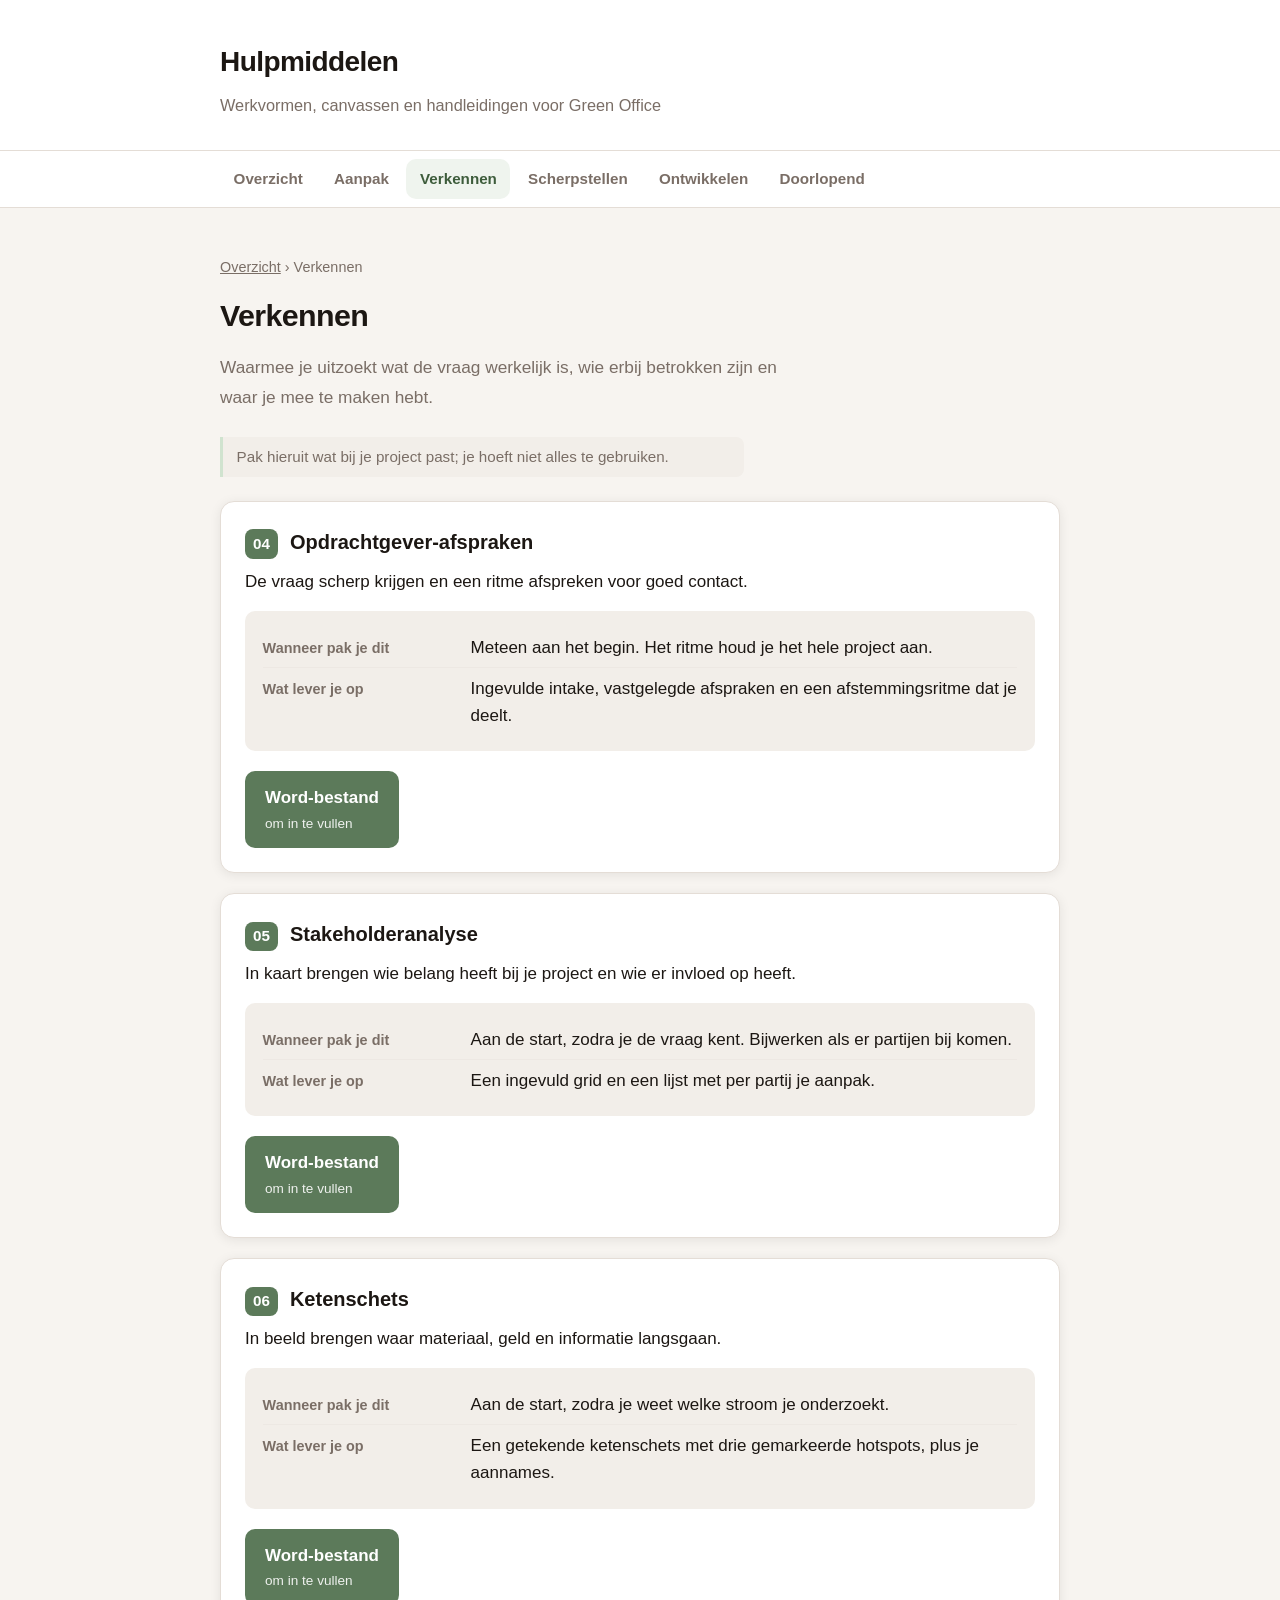
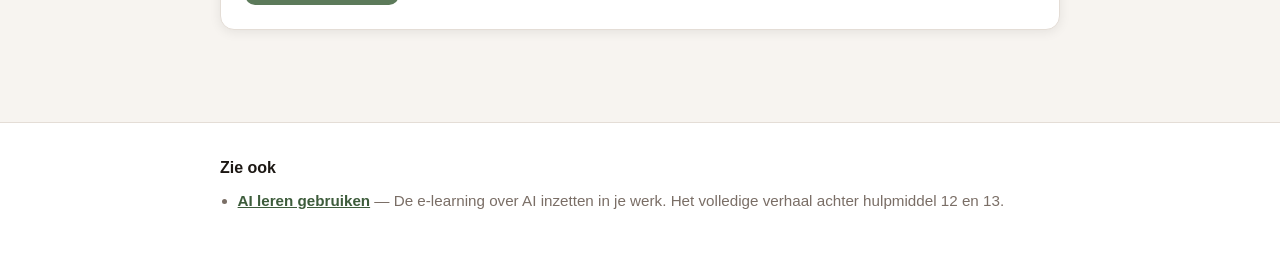
<file: docs/verkennen.html>
<!DOCTYPE html>
<html lang="nl">
<head>
<meta charset="utf-8">
<meta name="viewport" content="width=device-width, initial-scale=1">
<title>Verkennen — Hulpmiddelen</title>
<link rel="stylesheet" href="stijl.css">
</head>
<body>
<a class="overslaan" href="#inhoud">Ga direct naar de inhoud</a>
<header class="kop">
  <div class="omhulsel">
    <a class="kop__titel" href="index.html">Hulpmiddelen</a>
    <p class="kop__ondertitel">Werkvormen, canvassen en handleidingen voor Green Office</p>
  </div>
</header>
<nav class="nav" aria-label="Clusters">
  <div class="omhulsel nav__rij">
    <a class="nav__link" href="index.html">Overzicht</a>
    <a class="nav__link" href="aanpak.html">Aanpak</a><a class="nav__link nav__link--actief" href="verkennen.html" aria-current="page">Verkennen</a><a class="nav__link" href="scherpstellen.html">Scherpstellen</a><a class="nav__link" href="ontwikkelen.html">Ontwikkelen</a><a class="nav__link" href="doorlopend.html">Doorlopend</a>
  </div>
</nav>
<main class="omhulsel" id="inhoud">
<p class="kruimel"><a href="index.html">Overzicht</a> <span aria-hidden="true">›</span> Verkennen</p>
<h1 class="titel">Verkennen</h1>
<p class="inleiding">Waarmee je uitzoekt wat de vraag werkelijk is, wie erbij betrokken zijn en waar je mee te maken hebt.</p>
<p class="hint">Pak hieruit wat bij je project past; je hoeft niet alles te gebruiken.</p>
<article class="kaart hulpmiddel" id="opdrachtgever-afspraken">
  <div class="hulpmiddel__kop">
    <span class="nummer" aria-hidden="true">04</span>
    <h2 class="hulpmiddel__naam">Opdrachtgever-afspraken</h2>
  </div>
  <p class="hulpmiddel__typering">De vraag scherp krijgen en een ritme afspreken voor goed contact.</p>
    <dl class="velden"><div class="veld"><dt class="veld__label">Wanneer pak je dit</dt><dd class="veld__waarde">Meteen aan het begin. Het ritme houd je het hele project aan.</dd></div><div class="veld"><dt class="veld__label">Wat lever je op</dt><dd class="veld__waarde">Ingevulde intake, vastgelegde afspraken en een afstemmingsritme dat je deelt.</dd></div></dl>
  <div class="knoppen"><a class="knop" href="bestanden/04_Opdrachtgever-afspraken.docx" download>Word-bestand <span class="knop__bij">om in te vullen</span></a></div>
</article>
<article class="kaart hulpmiddel" id="stakeholderanalyse">
  <div class="hulpmiddel__kop">
    <span class="nummer" aria-hidden="true">05</span>
    <h2 class="hulpmiddel__naam">Stakeholderanalyse</h2>
  </div>
  <p class="hulpmiddel__typering">In kaart brengen wie belang heeft bij je project en wie er invloed op heeft.</p>
    <dl class="velden"><div class="veld"><dt class="veld__label">Wanneer pak je dit</dt><dd class="veld__waarde">Aan de start, zodra je de vraag kent. Bijwerken als er partijen bij komen.</dd></div><div class="veld"><dt class="veld__label">Wat lever je op</dt><dd class="veld__waarde">Een ingevuld grid en een lijst met per partij je aanpak.</dd></div></dl>
  <div class="knoppen"><a class="knop" href="bestanden/05_Stakeholderanalyse.docx" download>Word-bestand <span class="knop__bij">om in te vullen</span></a></div>
</article>
<article class="kaart hulpmiddel" id="ketenschets">
  <div class="hulpmiddel__kop">
    <span class="nummer" aria-hidden="true">06</span>
    <h2 class="hulpmiddel__naam">Ketenschets</h2>
  </div>
  <p class="hulpmiddel__typering">In beeld brengen waar materiaal, geld en informatie langsgaan.</p>
    <dl class="velden"><div class="veld"><dt class="veld__label">Wanneer pak je dit</dt><dd class="veld__waarde">Aan de start, zodra je weet welke stroom je onderzoekt.</dd></div><div class="veld"><dt class="veld__label">Wat lever je op</dt><dd class="veld__waarde">Een getekende ketenschets met drie gemarkeerde hotspots, plus je aannames.</dd></div></dl>
  <div class="knoppen"><a class="knop" href="bestanden/06_Ketenschets.docx" download>Word-bestand <span class="knop__bij">om in te vullen</span></a></div>
</article>
</main>
<footer class="voet">
  <div class="omhulsel"><h2 class="voet__kop">Zie ook</h2><ul class="voet__lijst"><li><a href="https://fabianb88.github.io/ai-gebruiken-elearning/">AI leren gebruiken</a> — De e-learning over AI inzetten in je werk. Het volledige verhaal achter hulpmiddel 12 en 13.</li></ul></div>
</footer>
</body>
</html>
</file>
<file: docs/stijl.css>
/* Green Office — palet uit de Flutter-app (lib/theme.dart, GOColors) */
:root {
  --achtergrond: #F7F4F0;
  --kaart: #FFFFFF;
  --vlak: #F2EEE9;
  --rand: #E4DDD6;
  --rand-zacht: #EDE8E3;
  --tekst: #1C1713;
  --tekst-secundair: #7A6E66;
  --tekst-gedimd: #B0A49A;
  --accent: #5C7A5A;
  --accent-donker: #3D5C3B;
  --accent-licht: #EFF4EE;
  --accent-medium: #D0E3CF;
  --schaduw: 0 2px 12px rgba(0, 0, 0, .08);
}

* { box-sizing: border-box; }

body {
  margin: 0;
  background: var(--achtergrond);
  color: var(--tekst);
  font-family: Inter, -apple-system, "Segoe UI", Roboto, sans-serif;
  font-size: 17px;
  line-height: 1.6;
  -webkit-font-smoothing: antialiased;
}

.omhulsel { max-width: 880px; margin: 0 auto; padding: 0 1.25rem; }

.overslaan {
  position: absolute; left: -9999px;
  background: var(--accent); color: #fff;
  padding: .75rem 1.25rem; border-radius: 0 0 10px 0;
}
.overslaan:focus { left: 0; top: 0; z-index: 10; }

/* Kop */
.kop { background: var(--kaart); border-bottom: 1px solid var(--rand); padding: 2.5rem 0 2rem; }
.kop__titel {
  display: inline-block; margin: 0; font-size: 1.75rem; font-weight: 700;
  color: var(--tekst); text-decoration: none; letter-spacing: -.02em;
}
.kop__titel:hover { color: var(--accent-donker); }
.kop__ondertitel { margin: .45rem 0 0; color: var(--tekst-secundair); font-size: 1.02rem; }

/* Navigatie */
.nav { background: var(--kaart); border-bottom: 1px solid var(--rand); position: sticky; top: 0; z-index: 5; }
.nav__rij { display: flex; flex-wrap: wrap; gap: .25rem; padding-top: .5rem; padding-bottom: .5rem; }
.nav__link {
  padding: .5rem .85rem; border-radius: 10px; text-decoration: none;
  color: var(--tekst-secundair); font-size: .95rem; font-weight: 600;
}
.nav__link:hover { background: var(--vlak); color: var(--tekst); }
.nav__link--actief { background: var(--accent-licht); color: var(--accent-donker); }

/* Inhoud */
/* main draagt ook .omhulsel; die klasse wint op specificiteit, dus hier
   expliciet main.omhulsel gebruiken — anders is de bovenmarge nul. */
main.omhulsel { padding: 3rem 1.25rem 3.5rem; }
.titel { font-size: 1.9rem; margin: .5rem 0 .75rem; letter-spacing: -.02em; }
.inleiding {
  color: var(--tekst-secundair); max-width: 62ch;
  font-size: 1.08rem; line-height: 1.75; margin: 0 0 1.75rem;
}
.kruimel { font-size: .9rem; color: var(--tekst-secundair); margin: 0 0 .75rem; }
.kruimel a { color: var(--tekst-secundair); }

.kaart {
  background: var(--kaart); border: 1px solid var(--rand);
  border-radius: 14px; box-shadow: var(--schaduw); padding: 1.5rem;
}

.kader {
  margin: 0 0 .5rem; padding: 1.25rem 1.4rem;
  background: var(--accent-licht); border: 1px solid var(--accent-medium);
  border-radius: 14px; max-width: 68ch;
}
.hint {
  margin: -.25rem 0 1.5rem; padding: .5rem .85rem;
  background: var(--vlak); border-left: 3px solid var(--accent-medium);
  border-radius: 0 8px 8px 0;
  font-size: .95rem; color: var(--tekst-secundair); max-width: 62ch;
}

/* Startpagina */
.raster { display: grid; gap: 1rem; grid-template-columns: 1fr; margin-top: 2rem; }
@media (min-width: 640px) { .raster { grid-template-columns: 1fr 1fr; } }
.cluster { display: block; text-decoration: none; color: inherit; }
.cluster:hover { border-color: var(--accent-medium); }
.cluster__naam { margin: 0 0 .35rem; font-size: 1.2rem; color: var(--accent-donker); }
.cluster__intro { margin: 0 0 .75rem; color: var(--tekst-secundair); font-size: .95rem; }
.cluster__lijst { margin: 0 0 1rem; padding-left: 1.1rem; font-size: .95rem; }
.cluster__lijst li { margin-bottom: .15rem; }
.cluster__meer { font-weight: 600; color: var(--accent); font-size: .95rem; }

/* Hulpmiddel */
.hulpmiddel { margin-bottom: 1.25rem; }
.hulpmiddel__kop { display: flex; align-items: baseline; gap: .75rem; }
.nummer {
  font-variant-numeric: tabular-nums; font-weight: 700; font-size: .95rem;
  color: #fff; background: var(--accent); border-radius: 8px;
  padding: .15rem .5rem; flex: none;
}
.hulpmiddel__naam { margin: 0; font-size: 1.25rem; }
.hulpmiddel__typering { margin: .6rem 0 1rem; max-width: 62ch; }

.velden { margin: 0 0 1.25rem; padding: 1rem 1.1rem; background: var(--vlak); border-radius: 10px; }
.veld { display: grid; gap: .1rem; padding: .4rem 0; border-bottom: 1px solid var(--rand-zacht); }
.veld:last-child { border-bottom: 0; }
@media (min-width: 560px) { .veld { grid-template-columns: 12rem 1fr; gap: 1rem; align-items: baseline; } }
.veld__label { font-weight: 600; font-size: .9rem; color: var(--tekst-secundair); }
.veld__waarde { margin: 0; }
.veld__waarde--leeg { color: var(--tekst-secundair); font-style: italic; }

.noot {
  margin: 0 0 1.1rem; padding: .8rem 1rem;
  background: var(--accent-licht); border-left: 3px solid var(--accent);
  border-radius: 0 10px 10px 0; font-size: .95rem; max-width: 62ch;
}

/* Knoppen */
.knoppen { display: flex; flex-wrap: wrap; gap: .6rem; }
.knop {
  display: inline-flex; flex-direction: column; gap: .1rem;
  background: var(--accent); color: #fff; text-decoration: none;
  padding: 13px 20px; border-radius: 10px; font-weight: 600;
}
.knop:hover { background: var(--accent-donker); }
.knop--stil { background: var(--kaart); color: var(--accent-donker); border: 1px solid var(--rand); }
.knop--stil:hover { background: var(--accent-licht); border-color: var(--accent-medium); }
.knop__bij { font-weight: 400; font-size: .85rem; opacity: .9; }
.geenbestand {
  margin: 0; padding: .85rem 1rem; border-radius: 10px;
  background: var(--vlak); color: var(--tekst-secundair);
  font-size: .95rem; border-left: 3px solid var(--rand);
}

/* Voet */
.voet { border-top: 1px solid var(--rand); background: var(--kaart); padding: 2rem 0 2.5rem; margin-top: 1rem; }
.voet__kop { font-size: 1rem; margin: 0 0 .5rem; }
.voet__lijst { margin: 0; padding-left: 1.1rem; color: var(--tekst-secundair); font-size: .95rem; }
.voet__lijst a { color: var(--accent-donker); font-weight: 600; }

a:focus-visible, .knop:focus-visible, .cluster:focus-visible {
  outline: 2px solid var(--accent-donker); outline-offset: 2px;
}
</file>
